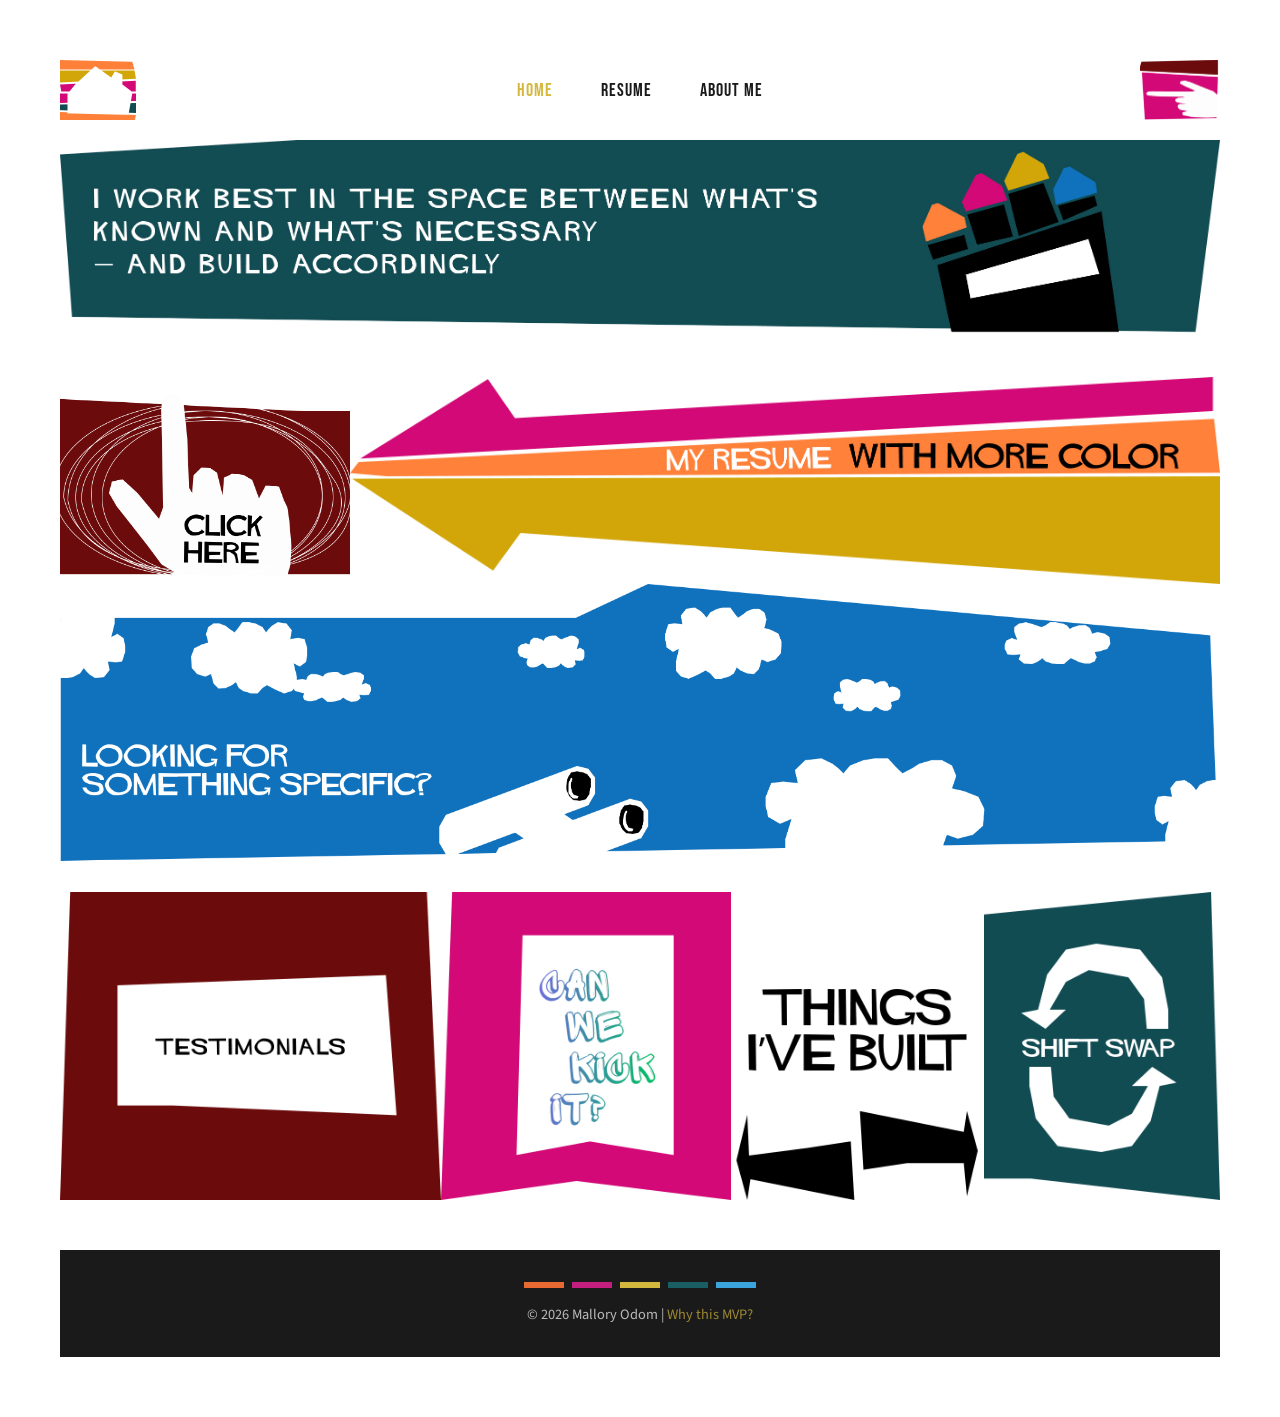
<file: index.html>
<!DOCTYPE html>
<html lang="en">
<head>
    <meta charset="UTF-8">
    <meta name="viewport" content="width=device-width, initial-scale=1.0">
    <title>Mallory Odom | Product Manager</title>
    <link href="https://fonts.googleapis.com/css2?family=Bebas+Neue&family=Source+Sans+Pro:wght@400;600;700&display=swap" rel="stylesheet">
    <link rel="stylesheet" href="styles.css">
</head>
<body>

    <!-- ROW 1: Home + Nav + Back -->
    <div class="row-1">
        <a href="index.html" class="img-block no-hover clickable">
            <img src="images/row1-home.png" class="default" alt="Home">
        </a>
        <nav>
            <ul class="nav-links">
                <li><a href="index.html" class="active">HOME</a></li>
                <li><a href="pages/resume.html">RESUME</a></li>
                <li><a href="pages/aboutme.html">ABOUT ME</a></li>
            </ul>
        </nav>
        <a href="javascript:history.back()" class="img-block no-hover clickable">
            <img src="images/row1-back.png" class="default" alt="Back">
        </a>
    </div>

    <!-- ROW 2: Single image with hover -->
    <div class="row-2">
        <a href="https://modom1123.github.io/portfolio/pages/resume.html" class="img-block">
            <img src="images/row2.jpg" class="default" alt="I specialize in connecting the dots">
            <img src="images/row2-hover.jpg" class="hover" alt="">
        </a>
    </div>

    <!-- ROW 3: Click Here (2 blocks with hover) -->
    <div class="row-3">
        <a href="pages/resume.html" class="img-block clickable">
            <img src="images/row3-clickhere.png" class="default" alt="Click Here">
            <img src="images/row3-clickhere-hover.png" class="hover" alt="Click Here">
        </a>
        <div class="img-block clickable">
            <img src="images/row3-arrow.jpg" class="default" alt="To view my attempt at some color">
            <img src="images/row3-arrow-hover.jpg" class="hover" alt="Arrow">
        </div>
    </div>

    <!-- ROW 4: Sky (with hover) -->
    <div class="row-4">
        <div class="img-block" style="height:100%">
            <img src="images/row4-sky.png" class="default" alt="Looking for something specific?">
            <img src="images/row4-sky-hover.png" class="hover" alt="Sky Hover">
        </div>
    </div>

    <!-- ROW 5: Category Cards -->
    <div class="row-5" id="categories">
        <a href="pages/testimonials.html" class="img-block no-hover clickable">
            <img src="images/row5-testimonials.png" class="default" alt="Testimonials">
        </a>
        <a href="pages/canwekickit.html" class="img-block no-hover clickable">
            <img src="images/row5-can-we-kick-it.png" class="default" alt="Can We Kick It">
        </a>
        <a href="pages/things-ive-built.html" class="img-block clickable">
            <img src="images/row5-built.png" class="default" alt="Things I've Built">
            <img src="images/row5-built-hover.png" class="hover" alt="Things I've Built">
        </a>
        <a href="pages/shift-swap.html" class="img-block no-hover clickable">
            <img src="images/row5-swap.png" class="default" alt="Shift Swap">
        </a>
    </div>

    <!-- ROW 6: Blank -->
    <div class="row-6"></div>

    <!-- FOOTER -->
    <footer>
        <div class="footer-stripes">
            <div class="stripe s1"></div>
            <div class="stripe s2"></div>
            <div class="stripe s3"></div>
            <div class="stripe s4"></div>
            <div class="stripe s5"></div>
        </div>
        <p>© 2026 Mallory Odom | <a href="pages/whythismvp.html">Why this MVP?</a></p>
    </footer>

    <script src="app.js"></script>
</body>
</html>
</file>
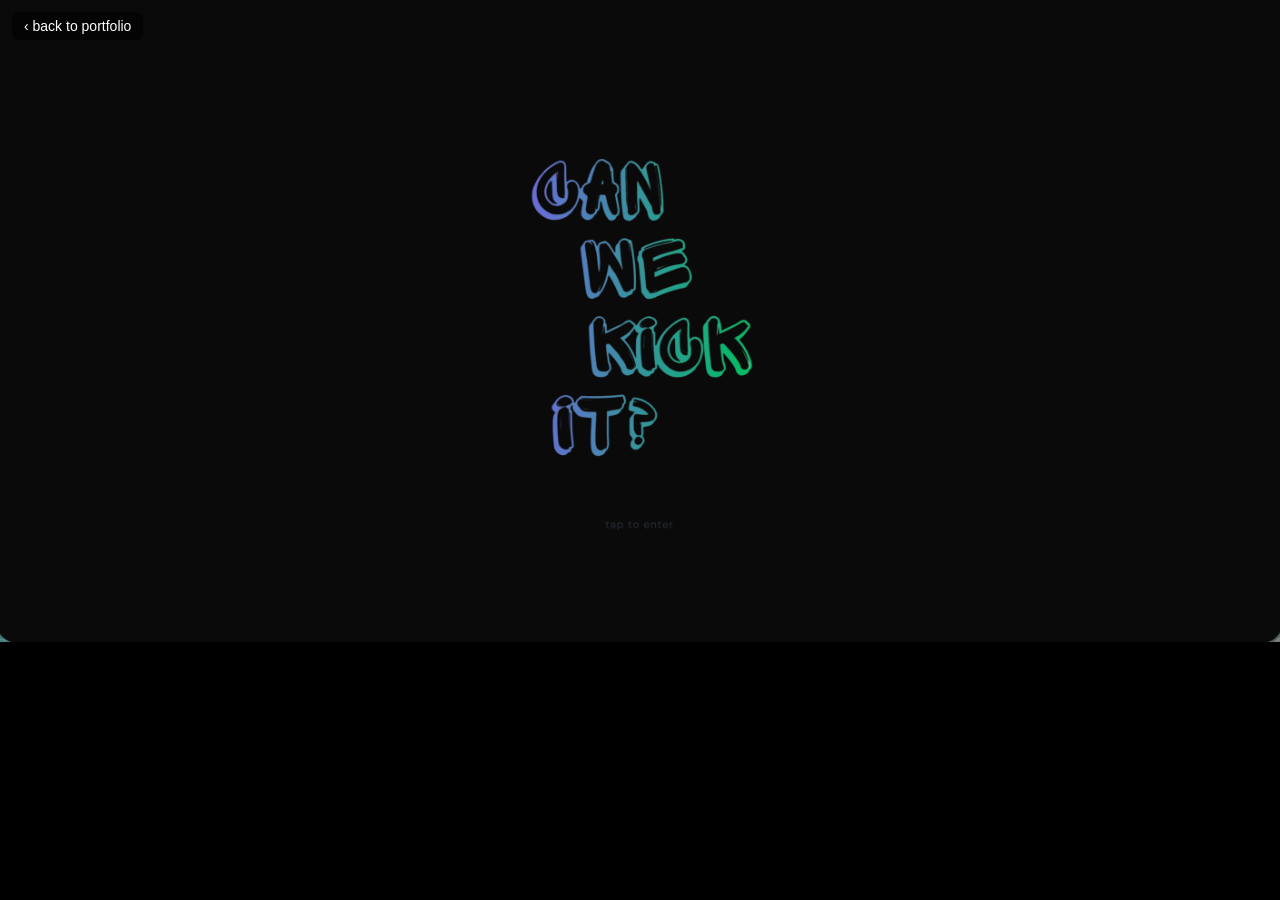
<file: images/canwekickit.html>
<!DOCTYPE html>
<html lang="en">
<head>
<meta charset="UTF-8">
<title>Can We Kick It — Interactive Prototype</title>
<style>
  * { margin: 0; padding: 0; box-sizing: border-box; }
  body { background: #000; font-family: sans-serif; }

  .cwki-screen { display: none; position: relative; width: 100%; }
  .cwki-screen.active { display: block; }
  .cwki-screen img { display: block; width: 100%; height: auto; }

  .cwki-hotspot {
    position: absolute;
    cursor: pointer;
    display: block;
  }
  .cwki-hotspot:hover {
    outline: 3px solid gold;
    outline-offset: -3px;
    background: rgba(255, 215, 0, 0.15);
  }

  .cwki-sidebar-hotspot {
    position: fixed;
    left: 0;
    cursor: pointer;
    z-index: 50;
    display: block;
  }
  .cwki-sidebar-hotspot:hover {
    outline: 3px solid gold;
    outline-offset: -3px;
    background: rgba(255, 215, 0, 0.15);
  }

  .cwki-back-link {
    position: fixed;
    top: 12px;
    left: 12px;
    font-size: 14px;
    color: #fff;
    background: rgba(0, 0, 0, 0.55);
    padding: 6px 12px;
    border-radius: 6px;
    z-index: 100;
    text-decoration: none;
  }
</style>
</head>
<body>

<a href="../index.html" class="cwki-back-link">‹ back to portfolio</a>

<!-- SPLASH -->
<div class="cwki-screen active" id="screen-splash">
  <img src="../images/can we kick it- enter.png" alt="Can We Kick It splash screen">
  <a class="cwki-hotspot" style="left:0; top:0; width:100%; height:100%;"
     onclick="return cwkiShow('screen-login')" title="Tap to enter"></a>
</div>

<!-- LOGIN -->
<div class="cwki-screen" id="screen-login">
  <img src="../images/can we kick it- login.png" alt="Login screen">
  <a class="cwki-hotspot" style="left:39.4%; top:64.9%; width:21.2%; height:5%;"
     onclick="return cwkiShow('screen-homepage')" title="Sign in"></a>
</div>

<!-- HOMEPAGE (top + bottom stacked, one scroll) -->
<div class="cwki-screen" id="screen-homepage">
  <img src="../images/can we kick it- homepage top.png" alt="Homepage top">
  <img src="../images/can we kick it- homepage bottom.png" alt="Homepage bottom">
</div>

<!-- YOUR CREWS -->
<div class="cwki-screen" id="screen-crews">
  <img src="../images/can we kick it- your crews.png" alt="Your crews screen">
  <a class="cwki-hotspot" style="left:42%; top:15%; width:16%; height:15%;"
     onclick="return cwkiShow('screen-homepage')" title="Back to homepage"></a>
</div>

<!-- FAQ -->
<div class="cwki-screen" id="screen-faq">
  <img src="../images/can we kick it- FAQ.png" alt="FAQ screen">
  <a class="cwki-hotspot" style="left:30%; top:1%; width:8%; height:5%;"
     onclick="return cwkiShow('screen-homepage')" title="Back"></a>
</div>

<!-- SETTINGS -->
<div class="cwki-screen" id="screen-settings">
  <img src="../images/can we kick it- settings.png" alt="Settings screen">
  <a class="cwki-hotspot" style="left:33%; top:1%; width:8%; height:5%;"
     onclick="return cwkiShow('screen-homepage')" title="Back"></a>
</div>

<!-- CREW MAP -->
<div class="cwki-screen" id="screen-map">
  <img src="../images/can we kick it- crew map.png" alt="Crew map screen">
  <a class="cwki-hotspot" style="left:22%; top:1%; width:8%; height:5%;"
     onclick="return cwkiShow('screen-homepage')" title="Back"></a>
</div>

<!-- NOTIFICATIONS -->
<div class="cwki-screen" id="screen-notifications">
  <img src="../images/can we kick it- notifications.png" alt="Notifications screen">
  <a class="cwki-hotspot" style="left:33%; top:1%; width:8%; height:5%;"
     onclick="return cwkiShow('screen-homepage')" title="Back"></a>
</div>

<!-- FIXED SIDEBAR (only active on homepage) -->
<div id="cwki-sidebar" style="display:none;">
  <a class="cwki-sidebar-hotspot" style="top:9%; width:4vw; height:3.5vh;"
     onclick="return cwkiShow('screen-notifications')" title="Notifications"></a>
  <a class="cwki-sidebar-hotspot" style="top:14%; width:4vw; height:3.5vh;"
     onclick="return cwkiShow('screen-map')" title="Crew Map"></a>
  <a class="cwki-sidebar-hotspot" style="top:19%; width:4vw; height:3.5vh;"
     onclick="return cwkiShow('screen-crews')" title="Your Crews"></a>
  <a class="cwki-sidebar-hotspot" style="top:87%; width:4vw; height:3.5vh;"
     onclick="return cwkiShow('screen-settings')" title="Settings"></a>
  <a class="cwki-sidebar-hotspot" style="top:92%; width:4vw; height:3.5vh;"
     onclick="return cwkiShow('screen-faq')" title="FAQ"></a>
</div>

<script>
function cwkiShow(id) {
  document.querySelectorAll('.cwki-screen').forEach(function (s) {
    s.classList.remove('active');
  });
  document.getElementById(id).classList.add('active');
  document.getElementById('cwki-sidebar').style.display =
    (id === 'screen-homepage') ? 'block' : 'none';
  window.scrollTo(0, 0);
  return false;
}
</script>

</body>
</html>
</file>
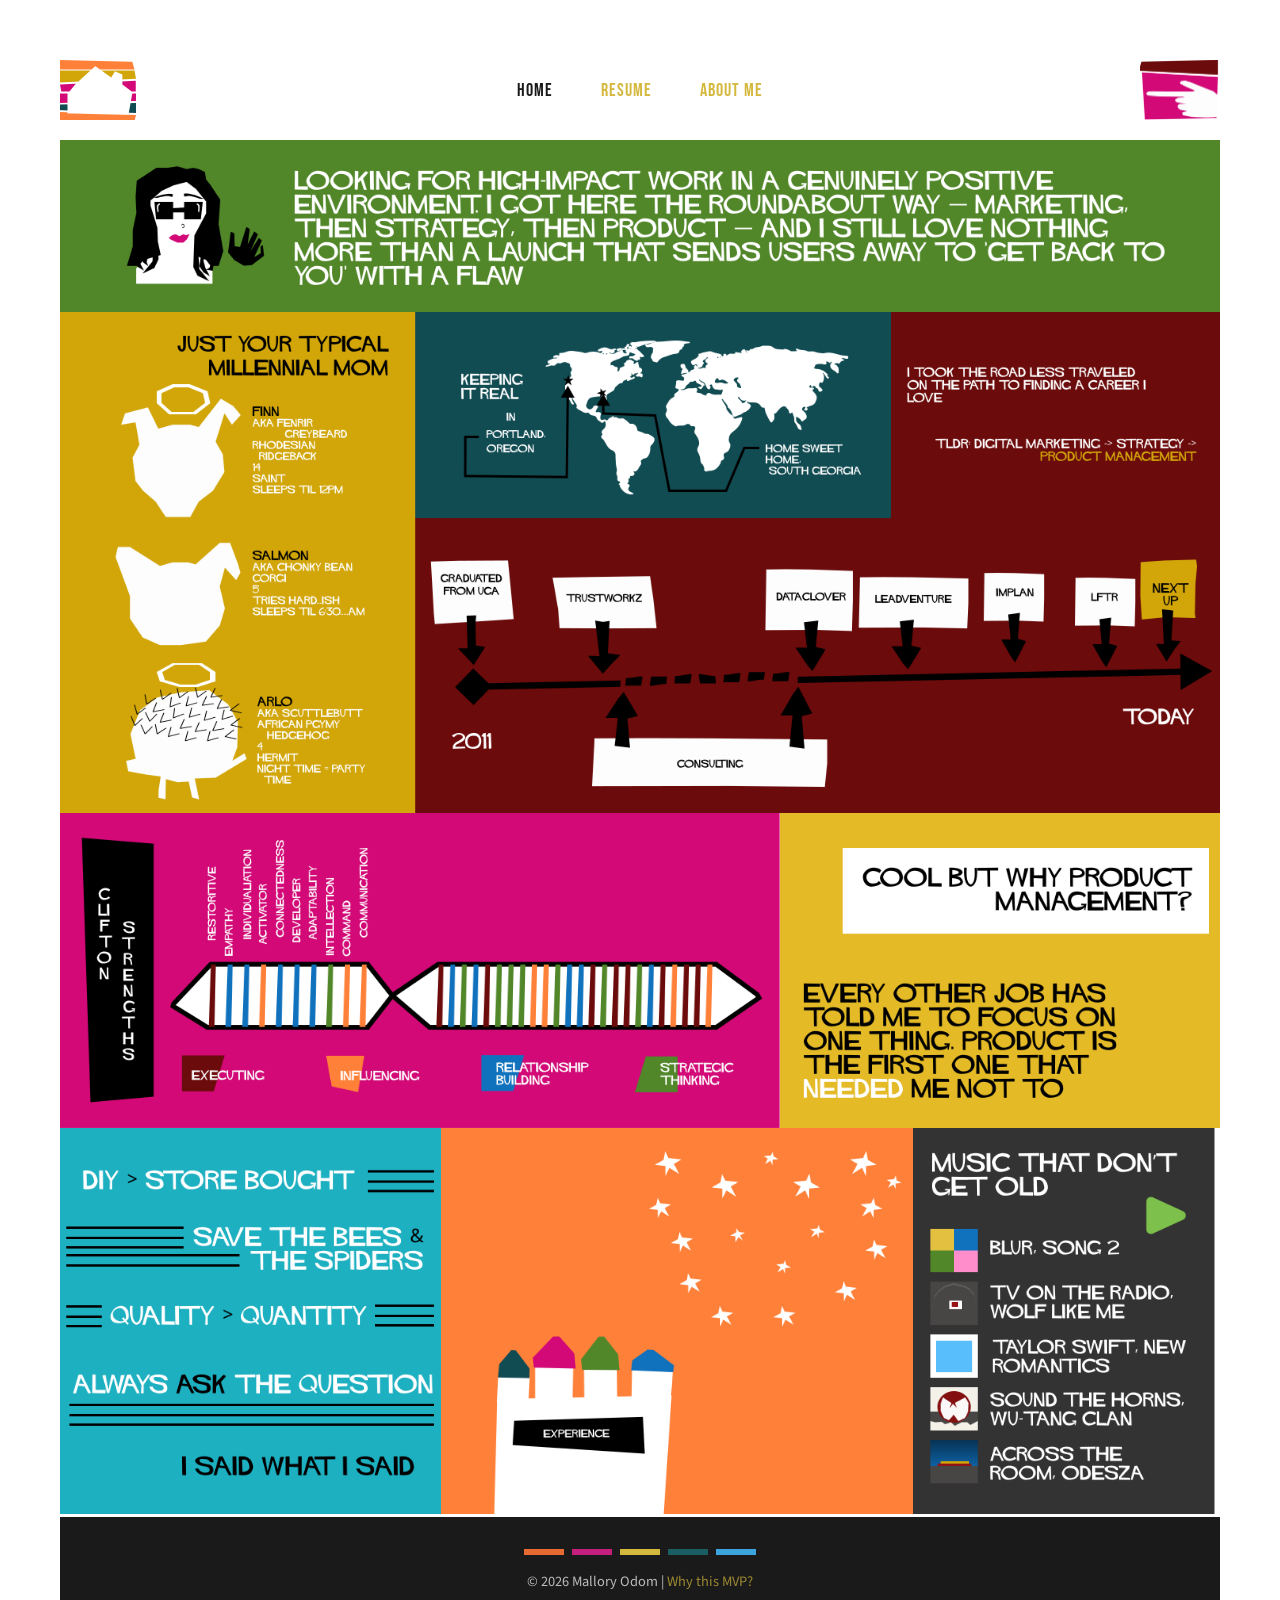
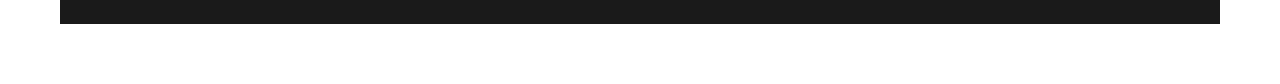
<file: pages/aboutme.html>
<!DOCTYPE html>
<html lang="en">
<head>
    <meta charset="UTF-8">
    <meta name="viewport" content="width=device-width, initial-scale=1.0">
    <title>About Me | Mallory Odom</title>
    <!-- Fonts -->
    <link href="https://fonts.googleapis.com/css2?family=Bebas+Neue&family=Source+Sans+Pro:wght@400;600;700&display=swap" rel="stylesheet">
    <!-- Styles -->
    <link rel="stylesheet" href="../styles.css">
</head>
<body>
<!-- ROW 1: Home + Nav + Back -->
    <div class="row-1">
        <a href="../index.html" class="img-block no-hover clickable">
            <img src="../images/row1-home.png" class="default" alt="Home">
        </a>
        <nav>
            <ul class="nav-links">
                <li><a href="../index.html">HOME</a></li>
                <li><a href="resume.html" class="active">RESUME</a></li>
                <li><a href="aboutme.html">ABOUT ME</a></li>
            </ul>
        </nav>
        <a href="javascript:history.back()" class="img-block clickable">
            <img src="../images/row1-back.png" class="default" alt="Back">
            <img src="../images/row1-back-hover.png" class="hover" alt="Back">
        </a>
    </div>

  <!-- ABOUT BANNER 1: Intro -->
<div class="about-banner">
    <img src="../images/row_1-AM.png" alt="Looking for high-impact work in a genuinely positive environment">
</div>

<!-- ABOUT BANNER 2: Millennial mom, map, career path -->
<div class="about-banner">
    <img src="../images/row_2-AM.png" alt="Just your typical millennial mom, keeping it real in Portland Oregon, career timeline">
</div>

<!-- ABOUT ROW: Strengths + Why PM (2 columns) -->
<div class="about-strengths-row">
    <img src="../images/row_3-1-AM.png" alt="Clifton Strengths">
    <img src="../images/row_3-2-AM.png" alt="Cool but why product management">
</div>

<!-- ABOUT ROW: DIY / Experience / Music (3 columns) -->
<div class="about-cards">
    <img src="../images/row_4-1-AM.png" alt="DIY greater than store bought">
<a href="resume.html" class="img-block clickable">
    <img src="../images/row_4-2-AM.png" class="default" alt="Experience">
    <img src="../images/row_4-2-hover-AM.png" class="hover" alt="Experience">
</a>
    <img src="../images/row_4-_3-AM.png" alt="Music that don't get old">
</div>
<!-- FOOTER -->
<footer>
    <div class="footer-stripes">
        <div class="stripe s1"></div>
        <div class="stripe s2"></div>
        <div class="stripe s3"></div>
        <div class="stripe s4"></div>
        <div class="stripe s5"></div>
    </div>
    <p>© 2026 Mallory Odom | <a href="pages/whythismvp.html">Why this MVP?</a></p>
</footer>

    <!-- Scripts -->
    <script src="../app.js"></script>
</body>
</html>
</file>
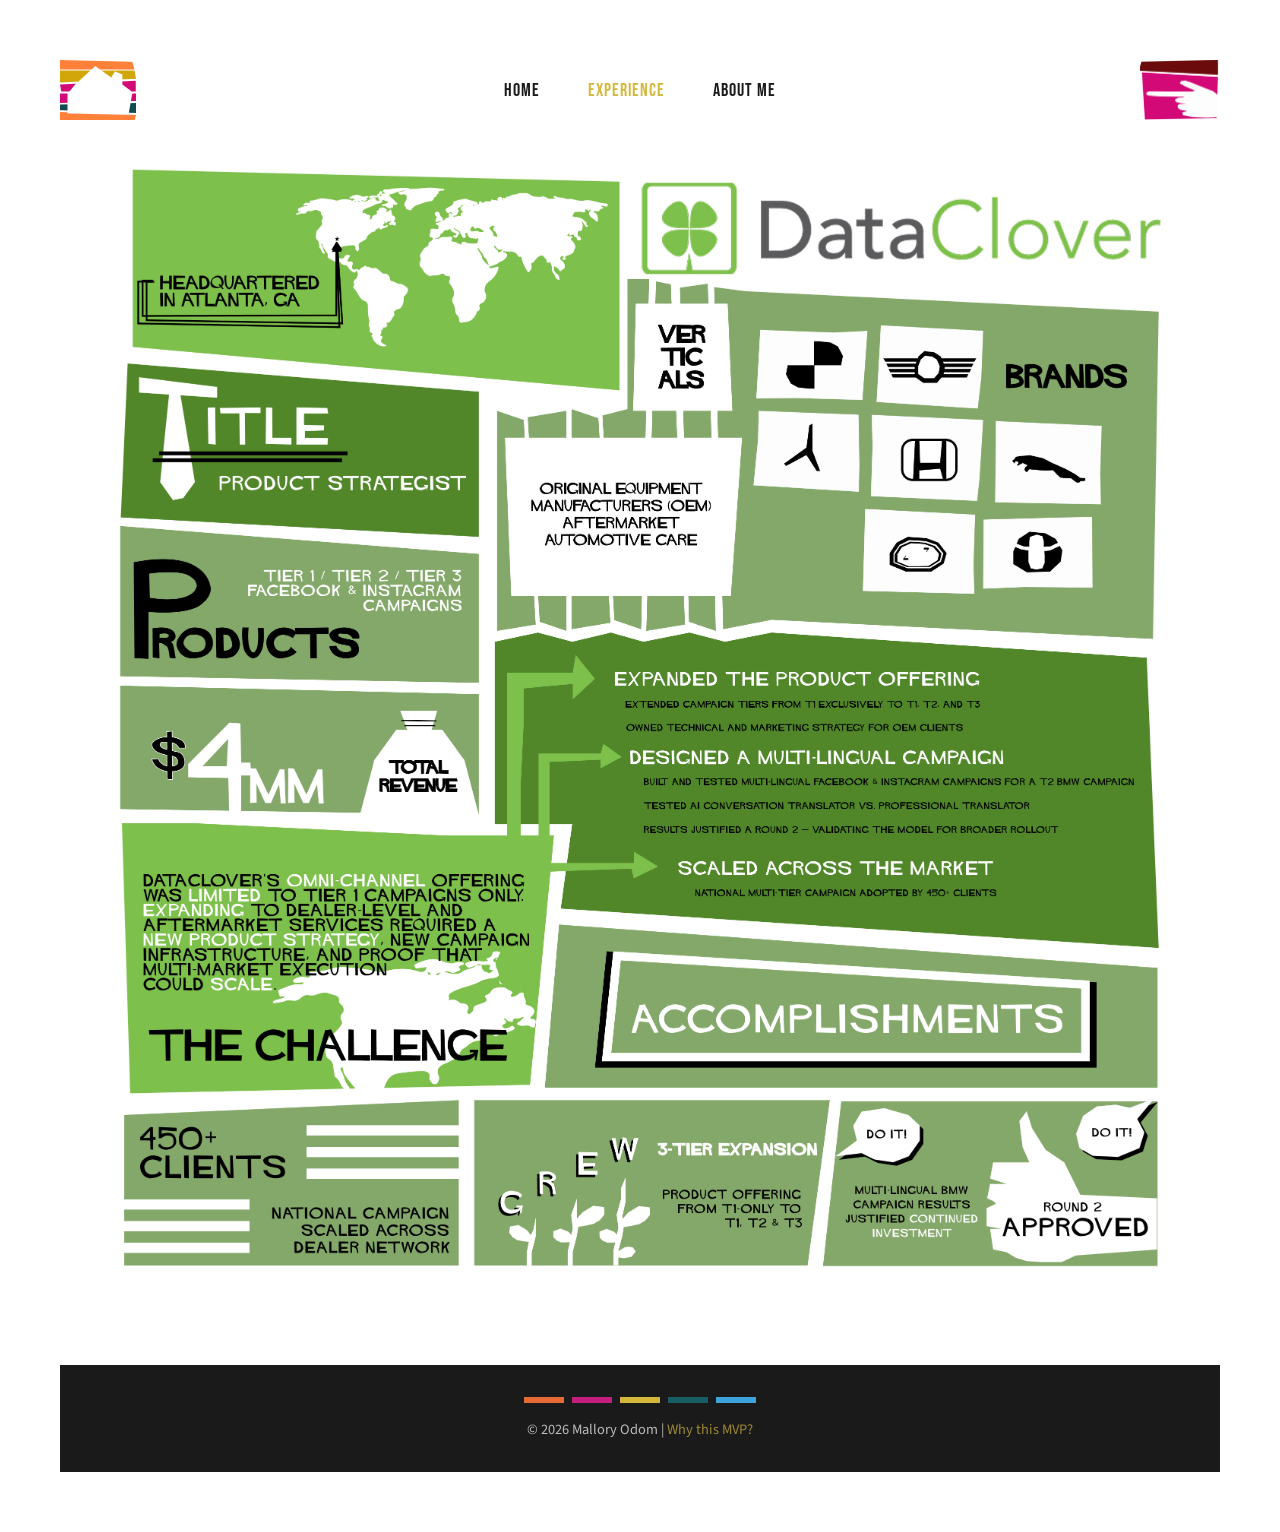
<file: pages/dc.html>
<!DOCTYPE html>
<html lang="en">
<head>
    <meta charset="UTF-8">
    <meta name="viewport" content="width=device-width, initial-scale=1.0">
    <title>DataClover Case Study | Mallory Odom</title>
    <link href="https://fonts.googleapis.com/css2?family=Bebas+Neue&family=Source+Sans+Pro:wght@400;600;700&display=swap" rel="stylesheet">
    <link rel="stylesheet" href="../styles.css">
</head>
<body>

    <!-- ROW 1: Home + Nav + Back -->
    <div class="row-1">
        <a href="../index.html" class="img-block no-hover clickable">
            <img src="../images/row1-home.png" class="default" alt="Home">
        </a>
        <nav>
            <ul class="nav-links">
                <li><a href="../index.html">HOME</a></li>
                <li class="dropdown">
                    <a href="#" class="active">EXPERIENCE</a>
                    <ul class="dropdown-menu">
                        <li><a href="resume.html">RESUME</a></li>
                        <li><a href="testimonials.html">TESTIMONIALS</a></li>
                    </ul>
                </li>
                <li><a href="aboutme.html">ABOUT ME</a></li>
            </ul>
        </nav>
        <a href="javascript:history.back()" class="img-block no-hover clickable">
            <img src="../images/row1-back.png" class="default" alt="Back">
        </a>
    </div>

    <!-- CASE STUDY SECTIONS -->
    <div class="case-study-page">

        <div class="case-study-section">
            <img src="../images/dataclover.jpg" alt="DataClover Case Study">
        </div>

    </div>

    <!-- FOOTER -->
    <footer>
        <div class="footer-stripes">
            <div class="stripe s1"></div>
            <div class="stripe s2"></div>
            <div class="stripe s3"></div>
            <div class="stripe s4"></div>
            <div class="stripe s5"></div>
        </div>
        <p>© 2026 Mallory Odom | <a href="pages/whythismvp.html">Why this MVP?</a></p>
    </footer>

    <script src="../app.js"></script>
</body>
</html>
</file>
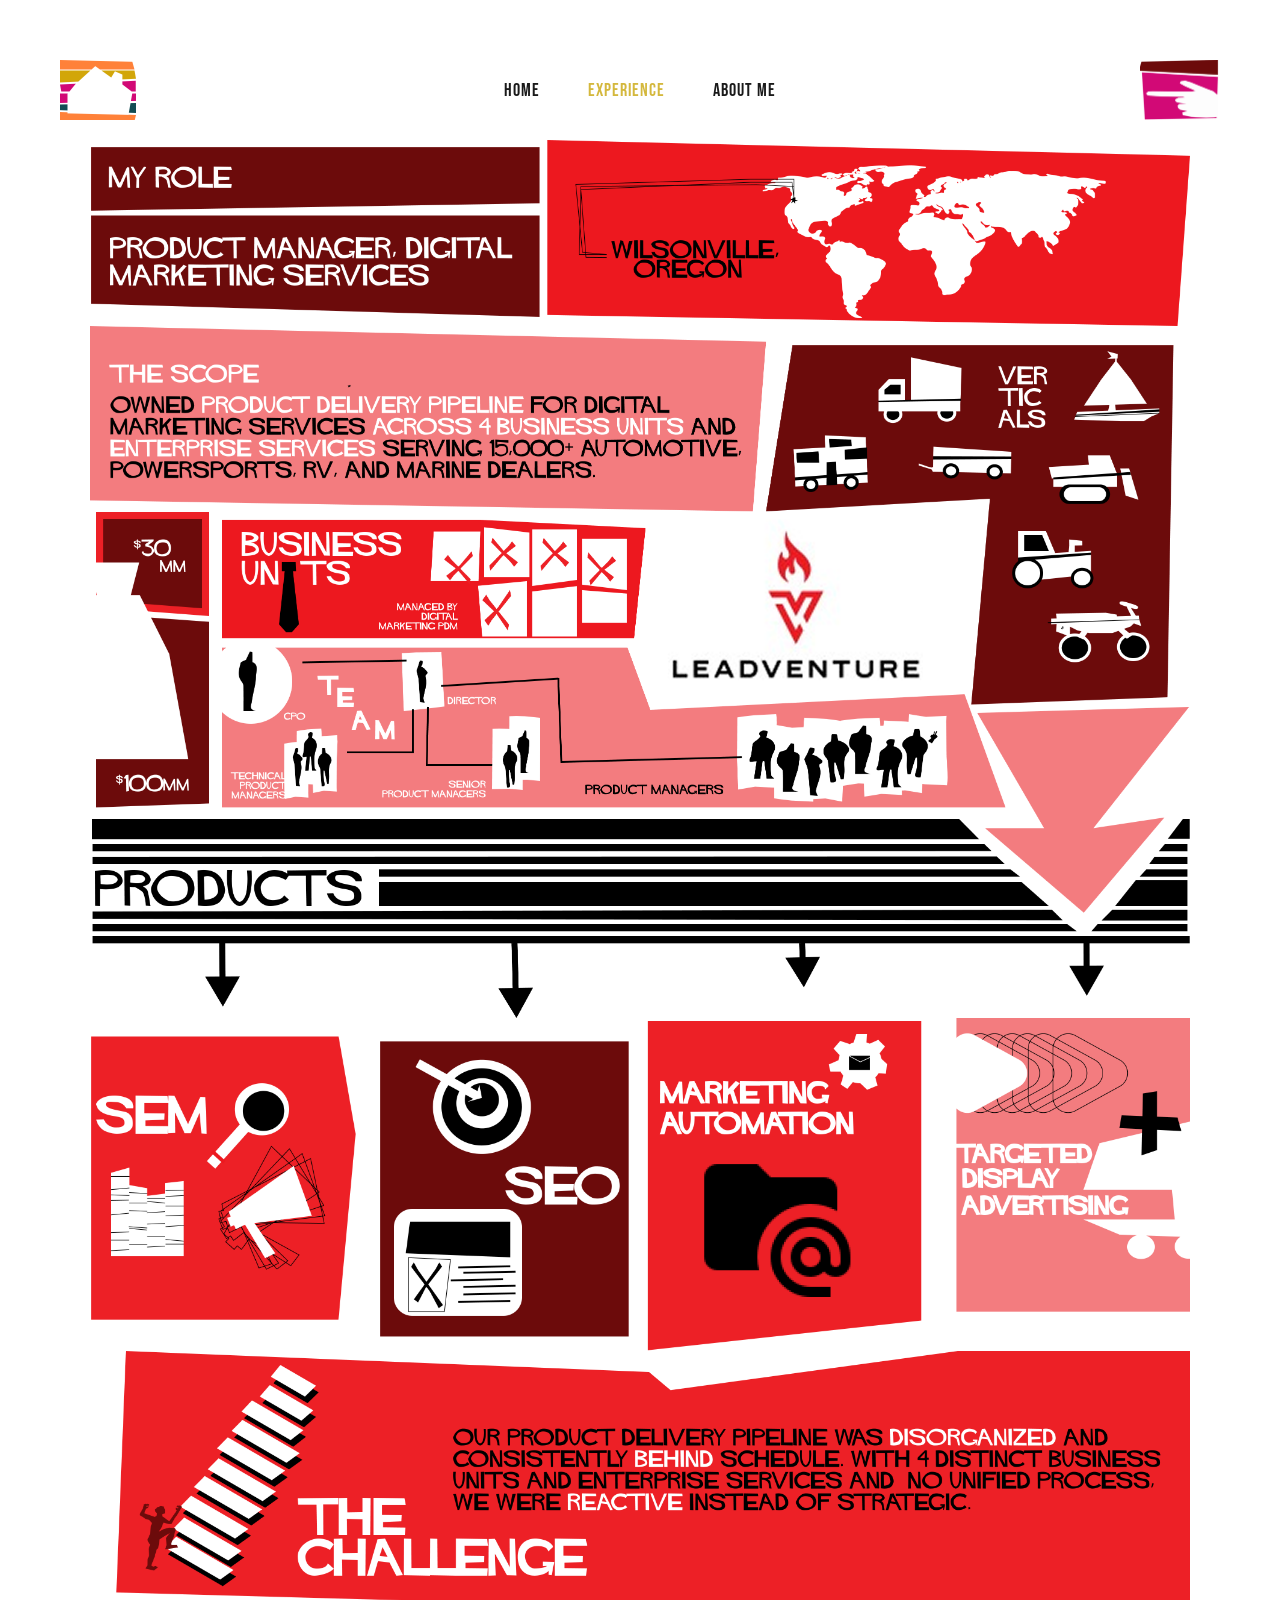
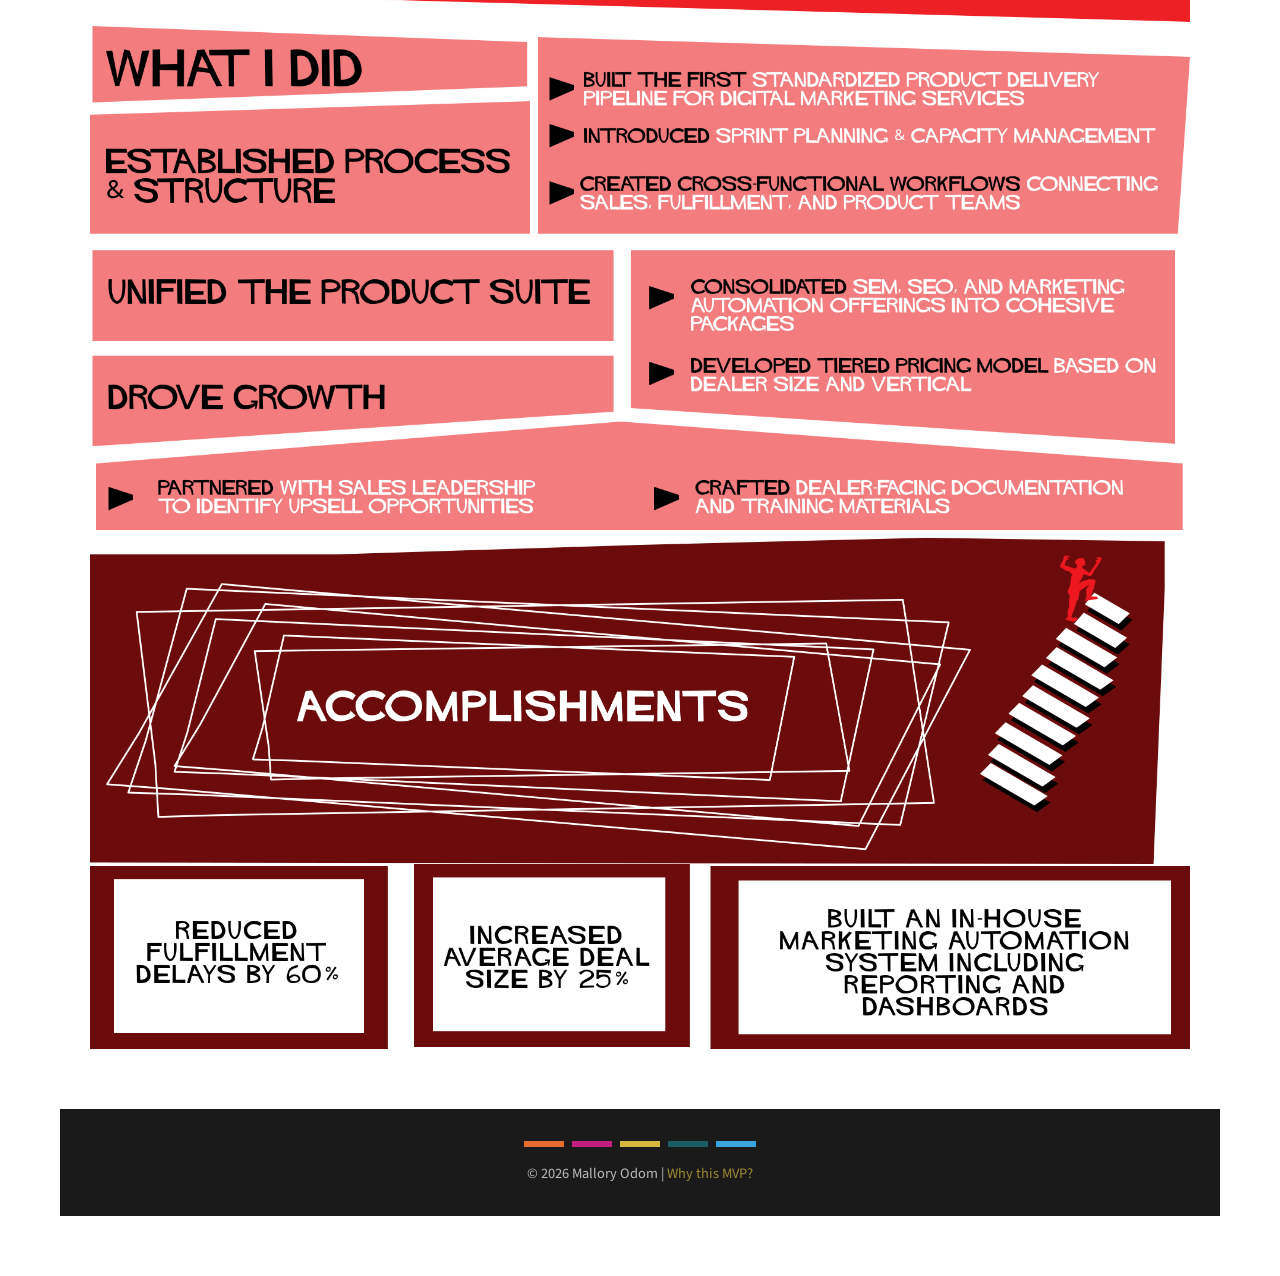
<file: pages/lv.html>
<!DOCTYPE html>
<html lang="en">
<head>
    <meta charset="UTF-8">
    <meta name="viewport" content="width=device-width, initial-scale=1.0">
    <title>Leadventure Case Study | Mallory Odom</title>
    <link href="https://fonts.googleapis.com/css2?family=Bebas+Neue&family=Source+Sans+Pro:wght@400;600;700&display=swap" rel="stylesheet">
    <link rel="stylesheet" href="../styles.css">
</head>
<body>

    <!-- ROW 1: Home + Nav + Back -->
    <div class="row-1">
        <a href="../index.html" class="img-block no-hover clickable">
            <img src="../images/row1-home.png" class="default" alt="Home">
        </a>
        <nav>
            <ul class="nav-links">
                <li><a href="../index.html">HOME</a></li>
                <li class="dropdown">
                    <a href="#" class="active">EXPERIENCE</a>
                    <ul class="dropdown-menu">
                        <li><a href="resume.html">RESUME</a></li>
                        <li><a href="testimonials.html">TESTIMONIALS</a></li>
                    </ul>
                </li>
                <li><a href="aboutme.html">ABOUT ME</a></li>
            </ul>
        </nav>
        <a href="javascript:history.back()" class="img-block no-hover clickable">
            <img src="../images/row1-back.png" class="default" alt="Back">
        </a>
    </div>

    <!-- CASE STUDY SECTIONS -->
    <div class="case-study-page">

        <div class="case-study-section">
            <img src="../images/leadventure-role.png" alt="My Role: Product Manager, Digital Marketing Services — Wilsonville, Oregon">
        </div>

        <div class="case-study-section">
            <img src="../images/leadventure-scope.png" alt="The Scope">
        </div>

        <div class="case-study-section">
            <img src="../images/leadventure-products.png" alt="SEM, SEO, Marketing Automation, Targeted Display Advertising">
        </div>

        <div class="case-study-section">
            <img src="../images/leadventure-challenge.png" alt="The Challenge">
        </div>

        <div class="case-study-section">
            <img src="../images/leadventure-whatidid.png" alt="What I Did">
        </div>

        <div class="case-study-section">
            <img src="../images/leadventure-accomplishments-header.png" alt="Accomplishments">
        </div>

        <div class="case-study-section">
            <img src="../images/leadventure-accomplishments.png" alt="Accomplishment metrics">
        </div>

    </div>

    <!-- FOOTER -->
    <footer>
        <div class="footer-stripes">
            <div class="stripe s1"></div>
            <div class="stripe s2"></div>
            <div class="stripe s3"></div>
            <div class="stripe s4"></div>
            <div class="stripe s5"></div>
        </div>
        <p>© 2026 Mallory Odom | <a href="pages/whythismvp.html">Why this MVP?</a></p>
    </footer>

    <script src="../app.js"></script>
</body>
</html>
</file>
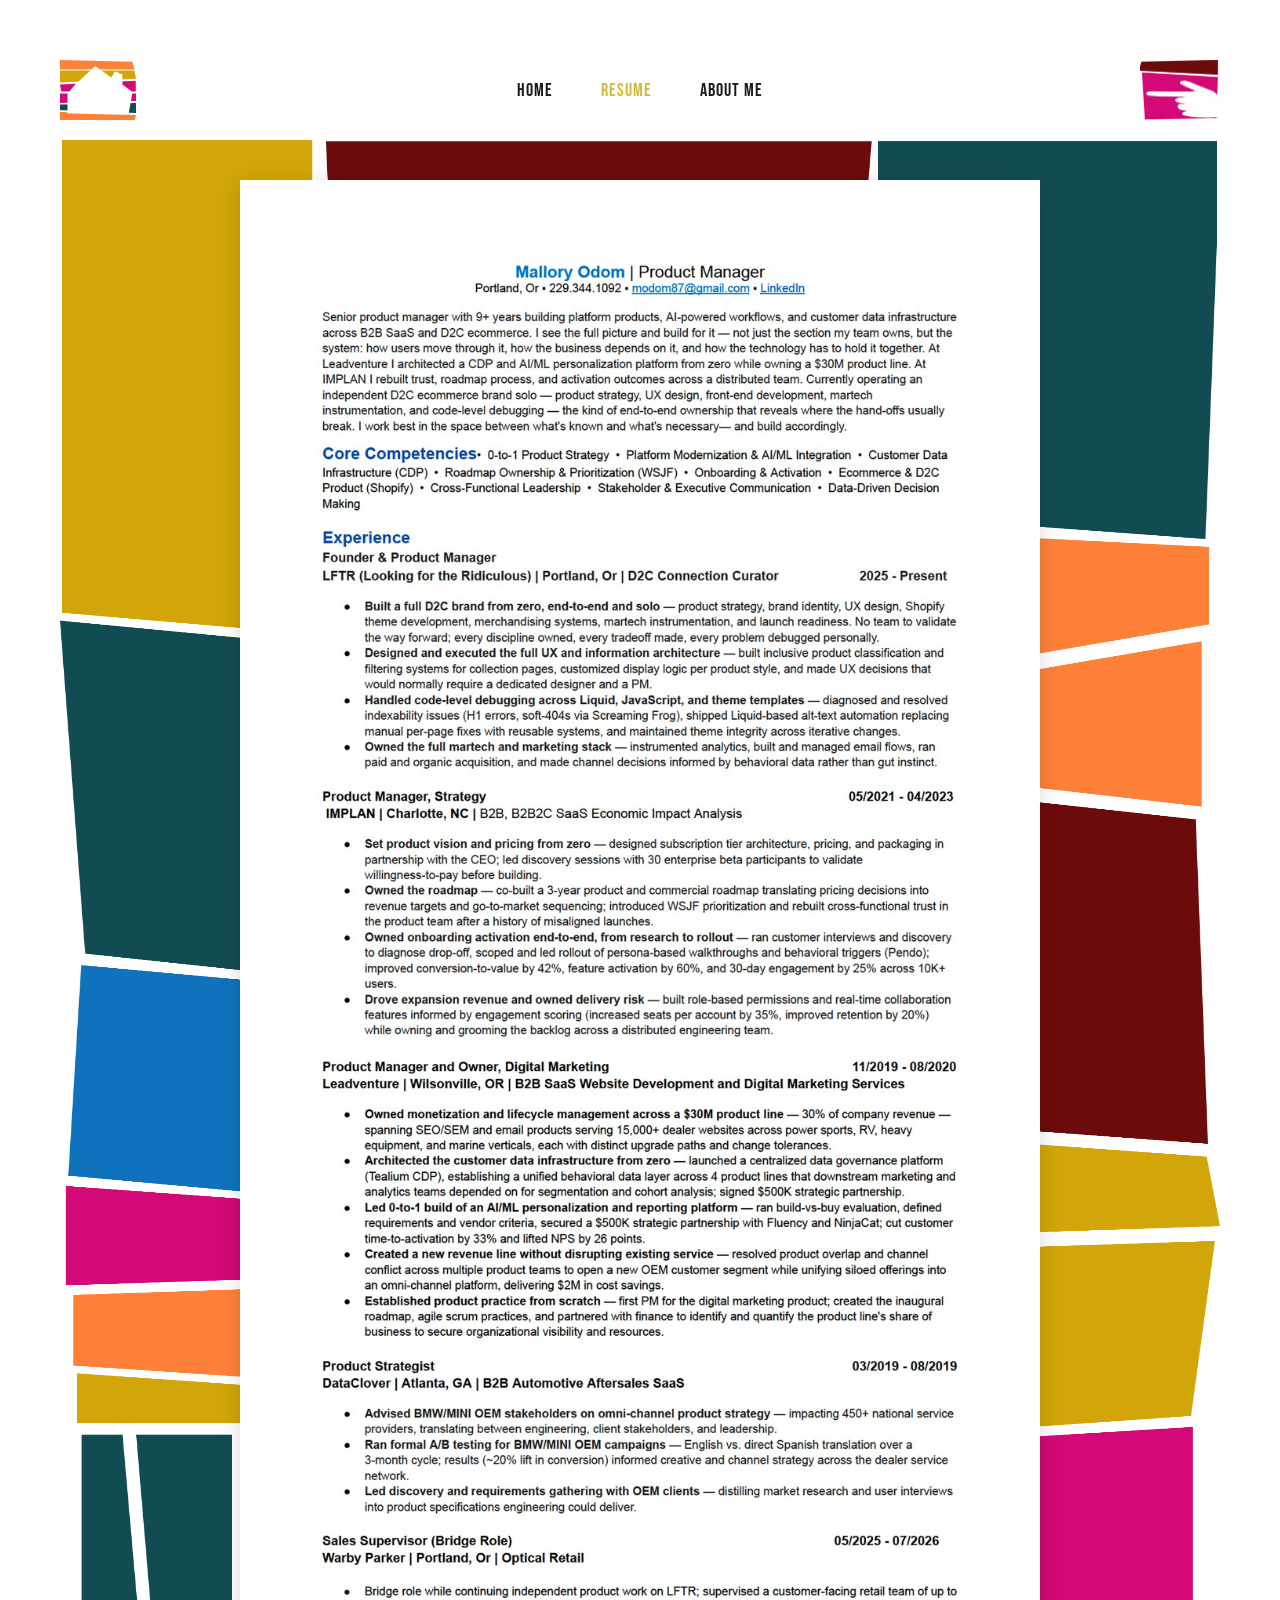
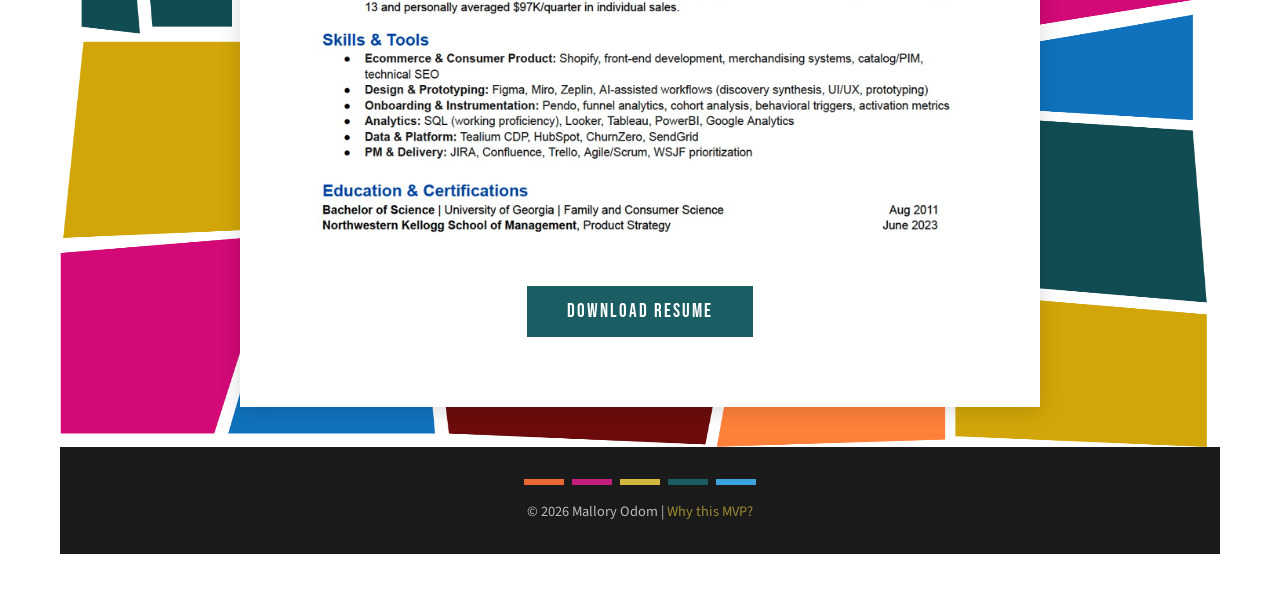
<file: pages/resume.html>
<!DOCTYPE html>
<html lang="en">
<head>
    <meta charset="UTF-8">
    <meta name="viewport" content="width=device-width, initial-scale=1.0">
    <title>Resume | Mallory Odom</title>
    <link href="https://fonts.googleapis.com/css2?family=Bebas+Neue&family=Source+Sans+Pro:wght@400;600;700&display=swap" rel="stylesheet">
    <link rel="stylesheet" href="../styles.css">
</head>
<body>
    <!-- ROW 1: Home + Nav + Back -->
    <div class="row-1">
        <a href="../index.html" class="img-block no-hover clickable">
            <img src="../images/row1-home.png" class="default" alt="Home">
        </a>
        <nav>
            <ul class="nav-links">
                <li><a href="../index.html">HOME</a></li>
                <li><a href="resume.html" class="active">RESUME</a></li>
                <li><a href="aboutme.html">ABOUT ME</a></li>
            </ul>
        </nav>
        <a href="javascript:history.back()" class="img-block no-hover clickable">
            <img src="../images/row1-back.png" class="default" alt="Back">
        </a>
    </div>

    <!-- RESUME PAGE -->
    <div class="resume-page">
        <div class="resume-content">

            <!-- Row 1: Header / Objective / Core Competencies (static) -->
            <div class="resume-section">
                <img src="../images/resume row 1.jpg" alt="Mallory Odom, Product Manager, contact info, objective statement, and core competencies">
            </div>

            <!-- Row 2: LFTR (hover) -->
            <a href="lftr.html" class="resume-section resume-link img-block">
                <img src="../images/resume row 2.jpg" class="default" alt="LFTR, Founder and Product Manager">
                <img src="../images/resume row 2-hover.jpg" class="hover" alt="LFTR hover">
            </a>

            <!-- Row 3: IMPLAN (hover) -->
            <a href="impln.html" class="resume-section resume-link img-block">
                <img src="../images/resume row 3.jpg" class="default" alt="IMPLAN, Product Manager Strategy">
                <img src="../images/resume row 3-hover.jpg" class="hover" alt="IMPLAN hover">
            </a>

            <!-- Row 4: Leadventure (hover) -->
            <a href="lv.html" class="resume-section resume-link img-block">
                <img src="../images/resume row 4.jpg" class="default" alt="Leadventure, Product Manager and Owner Digital Marketing">
                <img src="../images/resume row 4-hover.jpg" class="hover" alt="Leadventure hover">
            </a>

            <!-- Row 5: DataClover (hover) -->
            <a href="dc.html" class="resume-section resume-link img-block">
                <img src="../images/resume row 5.jpg" class="default" alt="DataClover, Product Strategist">
                <img src="../images/resume row 5-hover.jpg" class="hover" alt="DataClover hover">
            </a>

            <!-- Row 6: Warby Parker / Skills / Education (static) -->
            <div class="resume-section">
                <img src="../images/resume row 6.jpg" alt="Warby Parker Sales Supervisor, Skills and Tools, Education and Certifications">
            </div>

                    <!-- Download Button -->
            <div class="resume-download">
                <a href="https://docs.google.com/document/d/1PMbV8U506Ifgsdb4zrYn49g3pq3yz5kSBPrJBho_TEs/export?format=pdf" target="_blank">DOWNLOAD RESUME</a>
            </div>

        </div>
    </div>

    <!-- FOOTER -->
    <footer>
        <div class="footer-stripes">
            <div class="stripe s1"></div>
            <div class="stripe s2"></div>
            <div class="stripe s3"></div>
            <div class="stripe s4"></div>
            <div class="stripe s5"></div>
        </div>
        <p>© 2026 Mallory Odom | <a href="whythismvp.html">Why this MVP?</a></p>
    </footer>

    <script src="../app.js"></script>
</body>
</html>
</file>
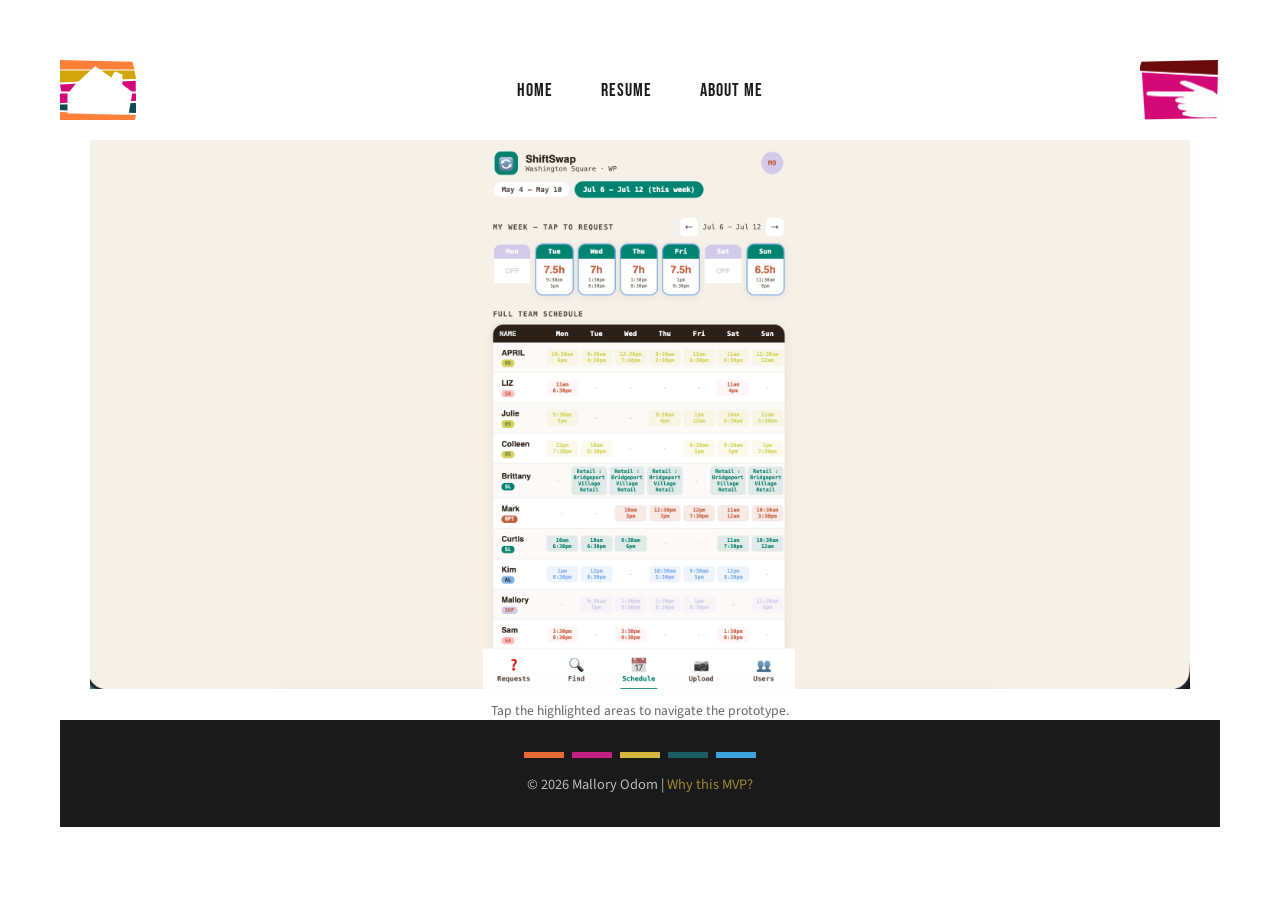
<file: pages/shift-swap.html>
<!DOCTYPE html>
<html lang="en">
<head>
    <meta charset="UTF-8">
    <meta name="viewport" content="width=device-width, initial-scale=1.0">
    <title>Shift Swap Demo | Mallory Odom</title>
    <link href="https://fonts.googleapis.com/css2?family=Bebas+Neue&family=Source+Sans+Pro:wght@400;600;700&display=swap" rel="stylesheet">
    <link rel="stylesheet" href="../styles.css">
    <style>
        .demo-wrap {
            max-width: 1100px;
            margin: 0 auto;
            position: relative;
        }

        .demo-stage {
            position: relative;
            width: 100%;
            line-height: 0;
        }

        .demo-screen {
            position: absolute;
            top: 0;
            left: 0;
            width: 100%;
            display: none;
            line-height: 0;
        }

        .demo-screen.active {
            display: block;
            position: relative;
        }

        .demo-screen img {
            width: 100%;
            height: auto;
            display: block;
        }

        .hotspot {
            position: absolute;
            cursor: pointer;
            border-radius: 8px;
            transition: background 0.2s ease, outline 0.2s ease;
            z-index: 5;
        }

        .hotspot:hover {
            background: rgba(212, 184, 61, 0.25);
            outline: 2px solid #D4B83D;
        }

        .nav-hotspots {
            position: absolute;
            top: 0;
            left: 0;
            width: 100%;
            height: 100%;
            pointer-events: none;
            z-index: 10;
        }

        .nav-hotspots .hotspot {
            pointer-events: auto;
        }

        .demo-note {
            text-align: center;
            font-family: 'Source Sans Pro', sans-serif;
            color: #666;
            font-size: 0.85rem;
            margin-top: 12px;
        }
    </style>
</head>
<body>
    <!-- ROW 1: Home + Nav + Back -->
    <div class="row-1">
        <a href="../index.html" class="img-block no-hover clickable">
            <img src="../images/row1-home.png" class="default" alt="Home">
        </a>
        <nav>
            <ul class="nav-links">
                <li><a href="../index.html">HOME</a></li>
                <li><a href="resume.html">RESUME</a></li>
                <li><a href="aboutme.html">ABOUT ME</a></li>
            </ul>
        </nav>
        <a href="javascript:history.back()" class="img-block no-hover clickable">
            <img src="../images/row1-back.png" class="default" alt="Back">
        </a>
    </div>

    <!-- DEMO -->
    <div class="demo-wrap">
        <div class="demo-stage">

            <!-- Screen: Schedule (default/home) -->
            <div class="demo-screen active" data-screen="schedule">
                <img src="../images/shift swap-schedule.png" alt="ShiftSwap schedule view">
            </div>

            <!-- Screen: Find Coverage home -->
            <div class="demo-screen" data-screen="find-home">
                <img src="../images/shift swap-find home.png" alt="ShiftSwap find coverage home">
                <div class="hotspot" data-goto="find-as-manager" style="left: 37%; top: 24.5%; width: 14%; height: 17%;"></div>
                <div class="hotspot" data-goto="find-as-me" style="left: 51%; top: 24.5%; width: 14%; height: 17%;"></div>
            </div>

            <!-- Screen: Find Coverage - As a Manager -->
            <div class="demo-screen" data-screen="find-as-manager">
                <img src="../images/shift swap-find as a manager.png" alt="ShiftSwap find coverage as a manager">
                <div class="hotspot" data-goto="find-as-me" style="left: 51%; top: 24.5%; width: 14%; height: 17%;"></div>
            </div>

            <!-- Screen: Find Coverage - As Me -->
            <div class="demo-screen" data-screen="find-as-me">
                <img src="../images/shift swap-find as me.png" alt="ShiftSwap find coverage as me">
                <div class="hotspot" data-goto="find-as-manager" style="left: 37%; top: 24.5%; width: 14%; height: 17%;"></div>
            </div>

            <!-- Screen: Requests -->
            <div class="demo-screen" data-screen="requests">
                <img src="../images/shift swap-request.png" alt="ShiftSwap requests view">
            </div>

            <!-- Screen: Upload / Edit Schedule -->
            <div class="demo-screen" data-screen="upload">
                <img src="../images/shift swap- upload.png" alt="ShiftSwap upload and edit schedule view">
            </div>

            <!-- Screen: Users -->
            <div class="demo-screen" data-screen="users">
                <img src="../images/shift swap-users.png" alt="ShiftSwap users view">
            </div>

            <!-- Persistent bottom nav hotspots -->
            <div class="nav-hotspots">
                <div class="hotspot" data-goto="requests" style="left: 36%; top: 94%; width: 5.5%; height: 5.5%;"></div>
                <div class="hotspot" data-goto="find-home" style="left: 41.8%; top: 94%; width: 5.5%; height: 5.5%;"></div>
                <div class="hotspot" data-goto="schedule" style="left: 47.6%; top: 94%; width: 5.5%; height: 5.5%;"></div>
                <div class="hotspot" data-goto="upload" style="left: 53.4%; top: 94%; width: 5.5%; height: 5.5%;"></div>
                <div class="hotspot" data-goto="users" style="left: 59.2%; top: 94%; width: 5.5%; height: 5.5%;"></div>
            </div>

        </div>

        <p class="demo-note">Tap the highlighted areas to navigate the prototype.</p>

    </div>

    <!-- Footer -->
    <footer>
        <div class="footer-stripes">
            <div class="stripe s1"></div>
            <div class="stripe s2"></div>
            <div class="stripe s3"></div>
            <div class="stripe s4"></div>
            <div class="stripe s5"></div>
        </div>
        <p>© 2026 Mallory Odom | <a href="whythismvp.html">Why this MVP?</a></p>
    </footer>

    <script src="../app.js"></script>
    <script>
        document.querySelectorAll('.hotspot[data-goto]').forEach(function (spot) {
            function navigate(e) {
                e.preventDefault();
                var target = spot.getAttribute('data-goto');
                document.querySelectorAll('.demo-screen').forEach(function (screen) {
                    screen.classList.toggle('active', screen.getAttribute('data-screen') === target);
                });
            }
            spot.addEventListener('click', navigate);
            spot.addEventListener('touchend', navigate);
        });
    </script>
</body>
</html>
</file>
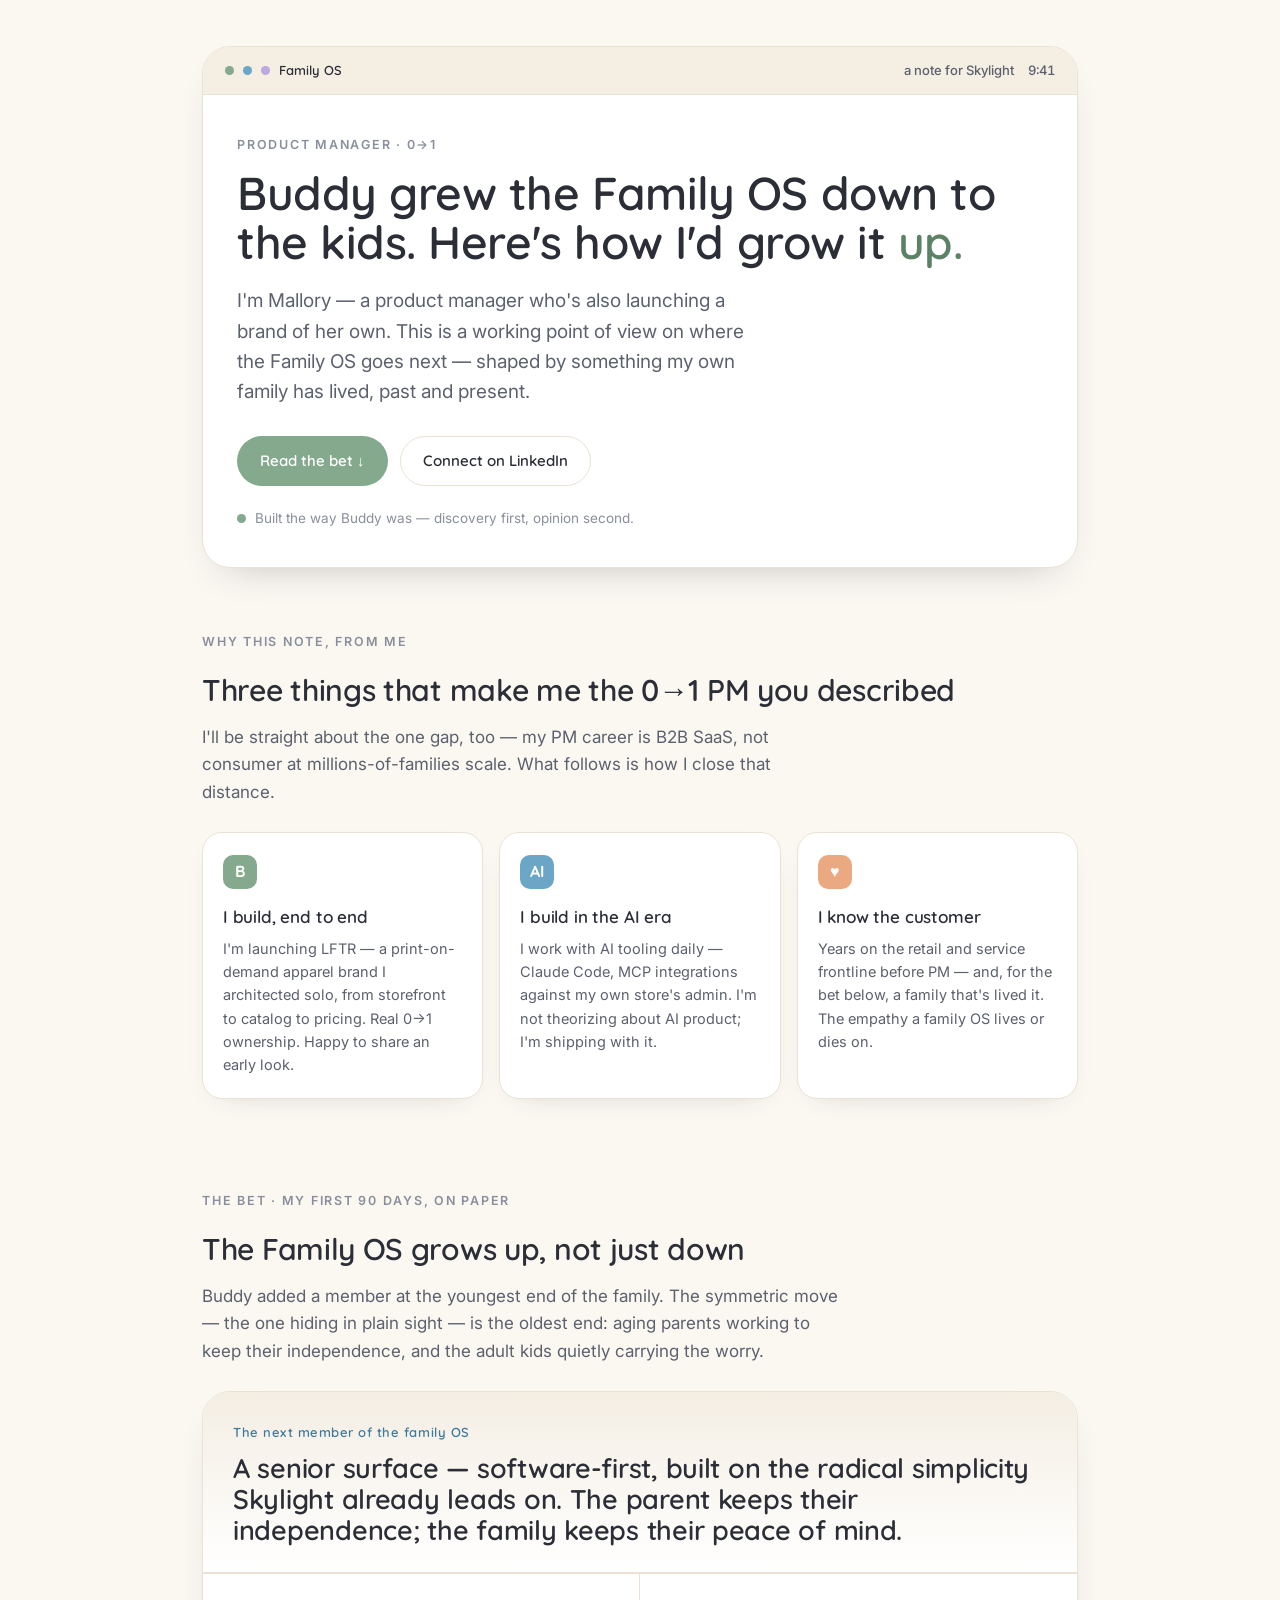
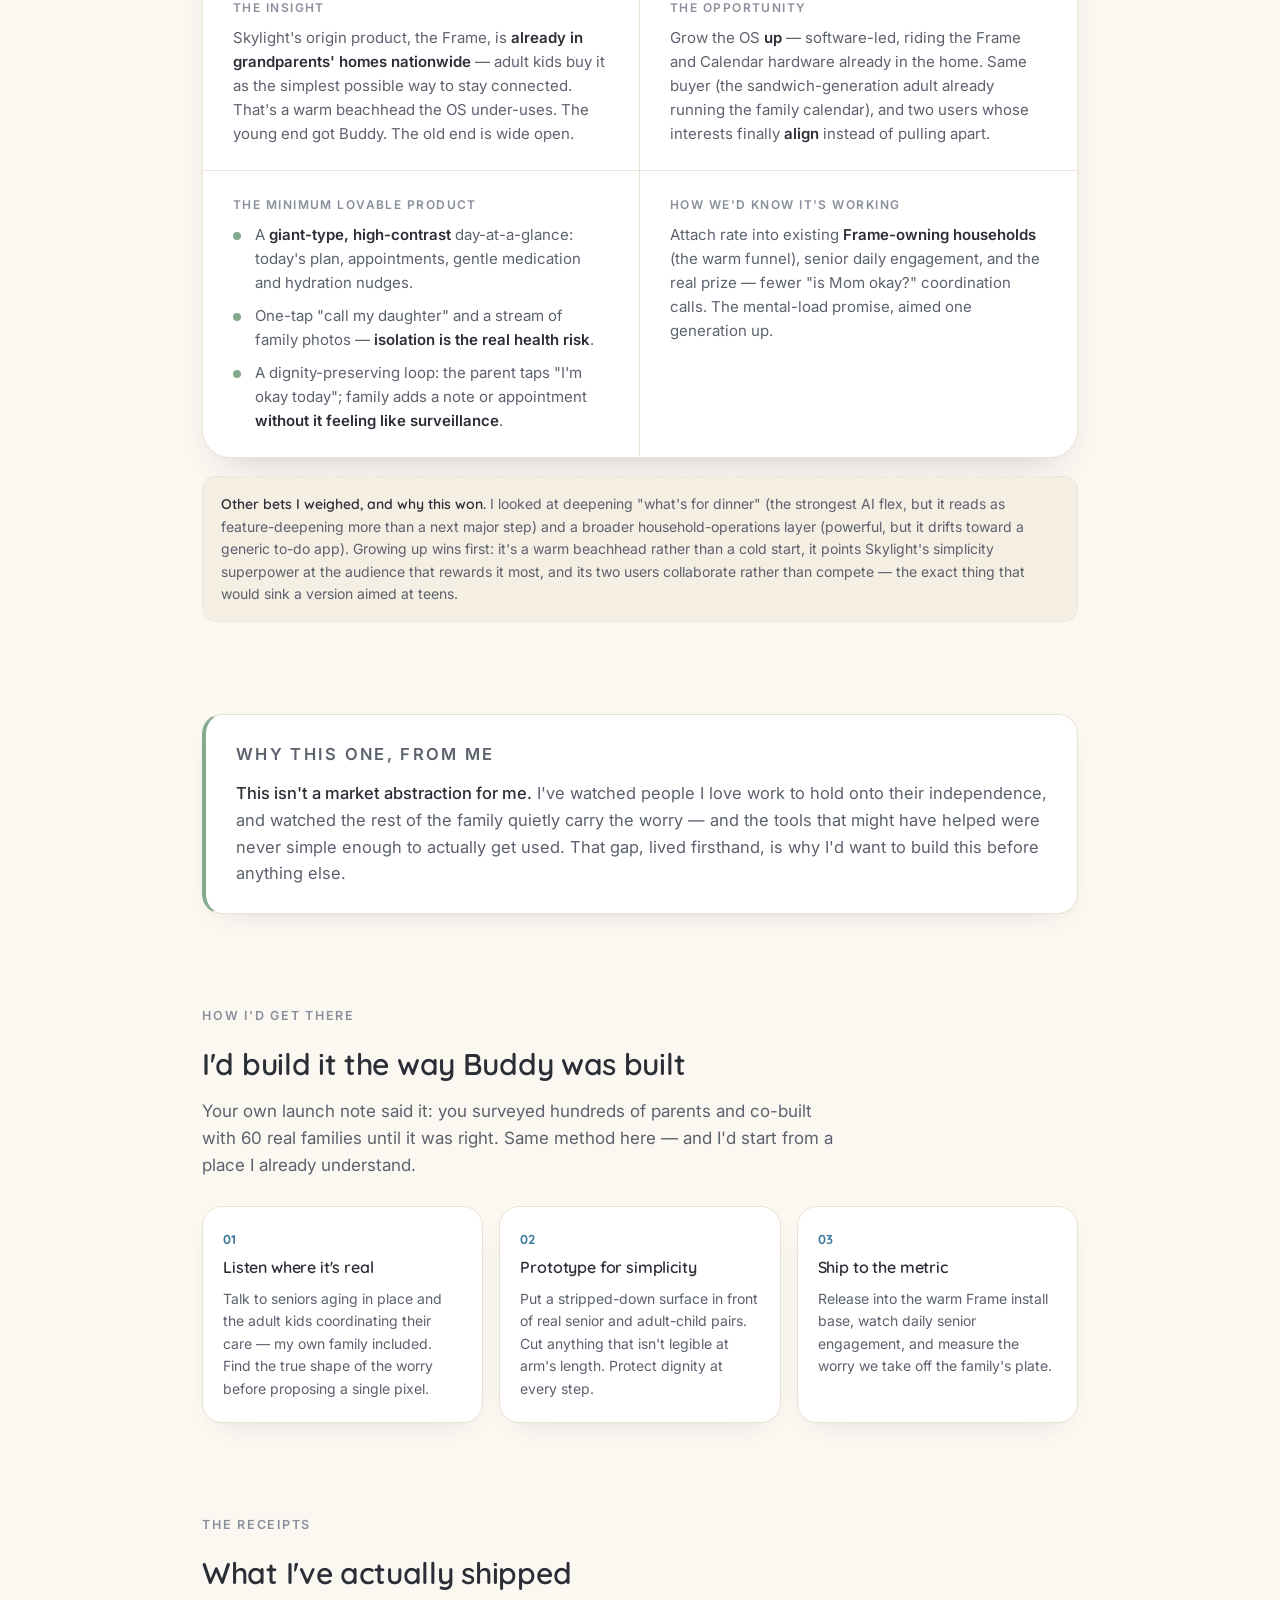
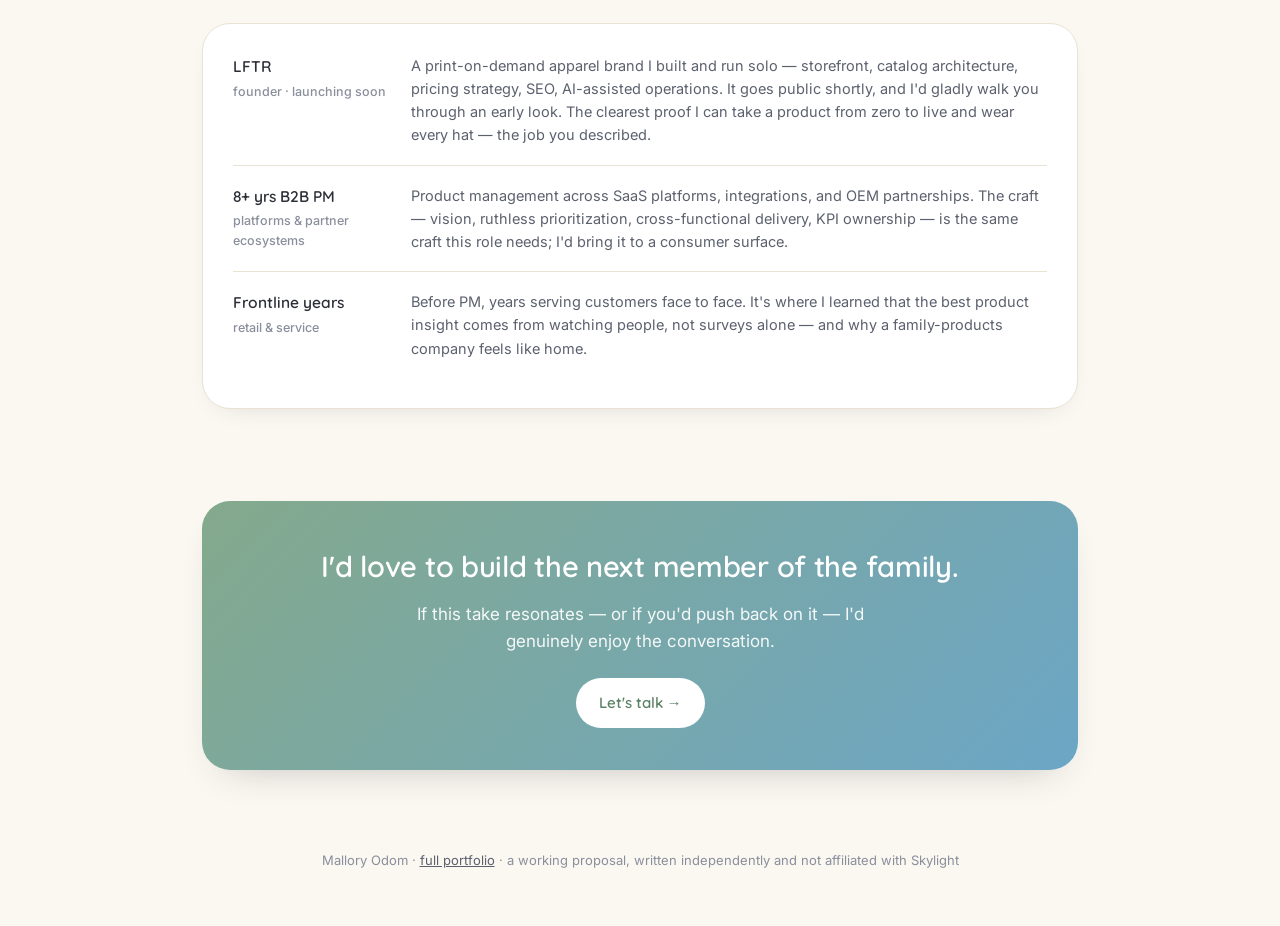
<file: pages/skylight.html>
<!DOCTYPE html>
<html lang="en">
<head>
<meta charset="UTF-8" />
<meta name="viewport" content="width=device-width, initial-scale=1.0" />
<title>Mallory Odom — for Skylight</title>
<link rel="preconnect" href="https://fonts.googleapis.com" />
<link rel="preconnect" href="https://fonts.gstatic.com" crossorigin />
<link href="https://fonts.googleapis.com/css2?family=Quicksand:wght@400;500;600;700&family=Inter:wght@400;500;600&display=swap" rel="stylesheet" />
<style>
  :root{
    --paper:#FBF8F2;
    --paper-2:#F4EEE3;
    --card:#FFFFFF;
    --ink:#2B2E36;
    --ink-soft:#5C616E;
    --ink-faint:#8A8F9C;
    --sage:#84A98C;
    --sage-deep:#5C8266;
    --lagoon:#6CA6C6;
    --lagoon-deep:#3E7A9D;
    --lavender:#BBA9E0;
    --apricot:#EBA982;
    --line:#EAE2D4;
    --shadow:0 18px 40px -24px rgba(43,46,54,.32);
    --shadow-soft:0 10px 28px -20px rgba(43,46,54,.28);
    --r-lg:28px;
    --r-md:20px;
    --r-sm:14px;
    --maxw:920px;
  }
  *{box-sizing:border-box;}
  html{scroll-behavior:smooth;}
  body{
    margin:0;
    background:var(--paper);
    color:var(--ink);
    font-family:"Inter",system-ui,sans-serif;
    font-size:17px;
    line-height:1.6;
    -webkit-font-smoothing:antialiased;
  }
  .wrap{max-width:var(--maxw);margin:0 auto;padding:0 22px;}
  h1,h2,h3{font-family:"Quicksand",sans-serif;font-weight:600;letter-spacing:-.01em;margin:0;}
  p{margin:0 0 1em;}
  a{color:var(--lagoon-deep);}
  .eyebrow{
    font-family:"Inter",sans-serif;font-weight:600;font-size:12.5px;
    letter-spacing:.14em;text-transform:uppercase;color:var(--ink-faint);
    margin:0 0 14px;
  }

  /* ---------- Device-frame hero ---------- */
  header{padding:46px 0 18px;}
  .device{
    background:var(--card);
    border:1px solid var(--line);
    border-radius:var(--r-lg);
    box-shadow:var(--shadow);
    overflow:hidden;
  }
  .statusbar{
    display:flex;align-items:center;justify-content:space-between;
    padding:13px 22px;background:var(--paper-2);
    border-bottom:1px solid var(--line);
    font-size:13px;color:var(--ink-soft);font-weight:500;
  }
  .statusbar .os{display:flex;align-items:center;gap:9px;font-family:"Quicksand";font-weight:600;color:var(--ink);}
  .dot{width:9px;height:9px;border-radius:50%;display:inline-block;}
  .dot.sage{background:var(--sage);}
  .dot.lagoon{background:var(--lagoon);}
  .dot.lav{background:var(--lavender);}
  .statusbar .meta{display:flex;align-items:center;gap:14px;font-variant-numeric:tabular-nums;}
  .screen{padding:40px 34px 38px;}
  .screen h1{font-size:clamp(30px,5.4vw,46px);line-height:1.08;}
  .screen h1 .hl{color:var(--sage-deep);}
  .screen .sub{font-size:clamp(17px,2.4vw,19px);color:var(--ink-soft);max-width:44ch;margin-top:18px;}
  .cta-row{display:flex;flex-wrap:wrap;gap:12px;margin-top:28px;}
  .btn{
    display:inline-flex;align-items:center;gap:8px;
    font-family:"Quicksand";font-weight:600;font-size:15px;
    padding:12px 22px;border-radius:999px;text-decoration:none;
    border:1.5px solid transparent;transition:transform .15s ease, background .15s ease;
  }
  .btn.primary{background:var(--sage);color:#fff;}
  .btn.primary:hover{background:var(--sage-deep);transform:translateY(-1px);}
  .btn.ghost{background:transparent;color:var(--ink);border-color:var(--line);}
  .btn.ghost:hover{border-color:var(--sage);transform:translateY(-1px);}

  .note-from{
    margin-top:22px;font-size:13.5px;color:var(--ink-faint);
    display:flex;align-items:center;gap:9px;
  }

  /* ---------- Sections ---------- */
  section{padding:46px 0;}
  .sec-head{margin-bottom:26px;}
  .sec-head h2{font-size:clamp(23px,3.6vw,30px);}
  .sec-head .lede{color:var(--ink-soft);max-width:58ch;margin-top:10px;}

  /* tile grid for "why me" */
  .tiles{display:grid;grid-template-columns:repeat(3,1fr);gap:16px;}
  .tile{
    background:var(--card);border:1px solid var(--line);border-radius:var(--r-md);
    padding:22px 20px;box-shadow:var(--shadow-soft);
  }
  .tile .chip{
    width:34px;height:34px;border-radius:10px;display:flex;align-items:center;justify-content:center;
    font-family:"Quicksand";font-weight:700;color:#fff;font-size:16px;margin-bottom:14px;
  }
  .tile h3{font-size:17px;margin-bottom:7px;}
  .tile p{font-size:14.5px;color:var(--ink-soft);margin:0;}

  /* the bet */
  .bet{
    background:var(--card);border:1px solid var(--line);border-radius:var(--r-lg);
    box-shadow:var(--shadow);overflow:hidden;
  }
  .bet-top{padding:26px 30px;background:linear-gradient(180deg,var(--paper-2),var(--card));border-bottom:1px solid var(--line);}
  .bet-top .tag{font-family:"Quicksand";font-weight:600;font-size:13px;color:var(--lagoon-deep);letter-spacing:.04em;}
  .bet-top h3{font-size:clamp(21px,3.2vw,27px);margin-top:8px;line-height:1.15;}
  .bet-grid{display:grid;grid-template-columns:1fr 1fr;}
  .bet-cell{padding:24px 30px;border-top:1px solid var(--line);}
  .bet-cell:nth-child(odd){border-right:1px solid var(--line);}
  .bet-cell .k{
    font-family:"Inter";font-weight:600;font-size:12px;letter-spacing:.12em;
    text-transform:uppercase;color:var(--ink-faint);margin-bottom:9px;
  }
  .bet-cell p{font-size:15px;color:var(--ink-soft);margin:0;}
  .bet-cell strong{color:var(--ink);font-weight:600;}
  .mlp-list{margin:0;padding:0;list-style:none;}
  .mlp-list li{font-size:15px;color:var(--ink-soft);padding-left:22px;position:relative;margin-bottom:9px;}
  .mlp-list li:last-child{margin-bottom:0;}
  .mlp-list li::before{content:"";position:absolute;left:0;top:9px;width:8px;height:8px;border-radius:50%;background:var(--sage);}
  .aside{
    margin-top:18px;background:var(--paper-2);border:1px dashed var(--line);
    border-radius:var(--r-sm);padding:16px 18px;font-size:14px;color:var(--ink-soft);
  }
  .aside b{color:var(--ink);font-family:"Quicksand";font-weight:600;}

  /* personal note */
  .personal{
    background:var(--card);border:1px solid var(--line);border-left:4px solid var(--sage);
    border-radius:var(--r-md);padding:26px 30px;box-shadow:var(--shadow-soft);
  }
  .personal .eyebrow{margin-bottom:12px;}
  .personal p{font-size:16.5px;color:var(--ink-soft);margin:0;line-height:1.62;}
  .personal p .em{color:var(--ink);font-weight:500;}

  /* method */
  .method{display:grid;grid-template-columns:repeat(3,1fr);gap:16px;}
  .step{background:var(--card);border:1px solid var(--line);border-radius:var(--r-md);padding:22px 20px;box-shadow:var(--shadow-soft);}
  .step .n{font-family:"Quicksand";font-weight:700;font-size:13px;color:var(--lagoon-deep);}
  .step h3{font-size:16px;margin:6px 0 7px;}
  .step p{font-size:14px;color:var(--ink-soft);margin:0;}

  /* proof */
  .proof{background:var(--card);border:1px solid var(--line);border-radius:var(--r-lg);box-shadow:var(--shadow-soft);padding:30px;}
  .proof-row{display:grid;grid-template-columns:160px 1fr;gap:18px;padding:18px 0;border-top:1px solid var(--line);}
  .proof-row:first-of-type{border-top:none;padding-top:0;}
  .proof-row .label{font-family:"Quicksand";font-weight:600;color:var(--ink);font-size:15.5px;}
  .proof-row .label span{display:block;font-family:"Inter";font-weight:500;font-size:12.5px;color:var(--ink-faint);margin-top:3px;}
  .proof-row p{font-size:14.5px;color:var(--ink-soft);margin:0;}

  /* close */
  .close{
    background:linear-gradient(135deg,var(--sage) 0%,var(--lagoon) 100%);
    border-radius:var(--r-lg);padding:42px 34px;text-align:center;color:#fff;box-shadow:var(--shadow);
  }
  .close h2{color:#fff;font-size:clamp(22px,3.4vw,29px);}
  .close p{color:rgba(255,255,255,.92);max-width:48ch;margin:12px auto 22px;}
  .close .btn.primary{background:#fff;color:var(--sage-deep);}
  .close .btn.primary:hover{background:var(--paper);}

  footer{padding:34px 0 56px;text-align:center;color:var(--ink-faint);font-size:13px;}
  footer a{color:var(--ink-soft);}

  @media (max-width:720px){
    body{font-size:16px;}
    .screen{padding:30px 22px 30px;}
    .tiles{grid-template-columns:1fr;}
    .bet-grid{grid-template-columns:1fr;}
    .bet-cell:nth-child(odd){border-right:none;}
    .method{grid-template-columns:1fr;}
    .proof-row{grid-template-columns:1fr;gap:6px;}
    .statusbar .meta .hide-sm{display:none;}
  }
  @media (prefers-reduced-motion:reduce){
    *{transition:none !important;scroll-behavior:auto;}
  }
</style>
</head>
<body>

<header>
  <div class="wrap">
    <div class="device">
      <div class="statusbar">
        <div class="os">
          <span class="dot sage"></span><span class="dot lagoon"></span><span class="dot lav"></span>
          Family OS
        </div>
        <div class="meta">
          <span class="hide-sm">a note for Skylight</span>
          <span>9:41</span>
        </div>
      </div>
      <div class="screen">
        <p class="eyebrow">Product Manager · 0→1</p>
        <h1>Buddy grew the Family OS down to the kids. Here's how I'd grow it <span class="hl">up.</span></h1>
        <p class="sub">I'm Mallory — a product manager who's also launching a brand of her own. This is a working point of view on where the Family OS goes next — shaped by something my own family has lived, past and present.</p>
        <div class="cta-row">
          <a class="btn primary" href="#bet">Read the bet ↓</a>
          <a class="btn ghost" href="https://www.linkedin.com/in/mallory-odom" target="_blank" rel="noopener">Connect on LinkedIn</a>
        </div>
        <div class="note-from">
          <span class="dot sage"></span> Built the way Buddy was — discovery first, opinion second.
        </div>
      </div>
    </div>
  </div>
</header>

<section id="why">
  <div class="wrap">
    <div class="sec-head">
      <p class="eyebrow">Why this note, from me</p>
      <h2>Three things that make me the 0→1 PM you described</h2>
      <p class="lede">I'll be straight about the one gap, too — my PM career is B2B SaaS, not consumer at millions-of-families scale. What follows is how I close that distance.</p>
    </div>
    <div class="tiles">
      <div class="tile">
        <div class="chip" style="background:var(--sage)">B</div>
        <h3>I build, end to end</h3>
        <p>I'm launching LFTR — a print-on-demand apparel brand I architected solo, from storefront to catalog to pricing. Real 0→1 ownership. Happy to share an early look.</p>
      </div>
      <div class="tile">
        <div class="chip" style="background:var(--lagoon)">AI</div>
        <h3>I build in the AI era</h3>
        <p>I work with AI tooling daily — Claude Code, MCP integrations against my own store's admin. I'm not theorizing about AI product; I'm shipping with it.</p>
      </div>
      <div class="tile">
        <div class="chip" style="background:var(--apricot)">♥</div>
        <h3>I know the customer</h3>
        <p>Years on the retail and service frontline before PM — and, for the bet below, a family that's lived it. The empathy a family OS lives or dies on.</p>
      </div>
    </div>
  </div>
</section>

<section id="bet">
  <div class="wrap">
    <div class="sec-head">
      <p class="eyebrow">The bet · my first 90 days, on paper</p>
      <h2>The Family OS grows up, not just down</h2>
      <p class="lede">Buddy added a member at the youngest end of the family. The symmetric move — the one hiding in plain sight — is the oldest end: aging parents working to keep their independence, and the adult kids quietly carrying the worry.</p>
    </div>

    <div class="bet">
      <div class="bet-top">
        <span class="tag">The next member of the family OS</span>
        <h3>A senior surface — software-first, built on the radical simplicity Skylight already leads on. The parent keeps their independence; the family keeps their peace of mind.</h3>
      </div>
      <div class="bet-grid">
        <div class="bet-cell">
          <div class="k">The insight</div>
          <p>Skylight's origin product, the Frame, is <strong>already in grandparents' homes nationwide</strong> — adult kids buy it as the simplest possible way to stay connected. That's a warm beachhead the OS under-uses. The young end got Buddy. The old end is wide open.</p>
        </div>
        <div class="bet-cell">
          <div class="k">The opportunity</div>
          <p>Grow the OS <strong>up</strong> — software-led, riding the Frame and Calendar hardware already in the home. Same buyer (the sandwich-generation adult already running the family calendar), and two users whose interests finally <strong>align</strong> instead of pulling apart.</p>
        </div>
        <div class="bet-cell">
          <div class="k">The minimum lovable product</div>
          <ul class="mlp-list">
            <li>A <strong>giant-type, high-contrast</strong> day-at-a-glance: today's plan, appointments, gentle medication and hydration nudges.</li>
            <li>One-tap "call my daughter" and a stream of family photos — <strong>isolation is the real health risk</strong>.</li>
            <li>A dignity-preserving loop: the parent taps "I'm okay today"; family adds a note or appointment <strong>without it feeling like surveillance</strong>.</li>
          </ul>
        </div>
        <div class="bet-cell">
          <div class="k">How we'd know it's working</div>
          <p>Attach rate into existing <strong>Frame-owning households</strong> (the warm funnel), senior daily engagement, and the real prize — fewer "is Mom okay?" coordination calls. The mental-load promise, aimed one generation up.</p>
        </div>
      </div>
    </div>

    <div class="aside">
      <b>Other bets I weighed, and why this won.</b> I looked at deepening "what's for dinner" (the strongest AI flex, but it reads as feature-deepening more than a next major step) and a broader household-operations layer (powerful, but it drifts toward a generic to-do app). Growing up wins first: it's a warm beachhead rather than a cold start, it points Skylight's simplicity superpower at the audience that rewards it most, and its two users collaborate rather than compete — the exact thing that would sink a version aimed at teens.
    </div>
  </div>
</section>

<section id="personal">
  <div class="wrap">
    <div class="personal">
      <p class="eyebrow">Why this one, from me</p>
      <p><span class="em">This isn't a market abstraction for me.</span> I've watched people I love work to hold onto their independence, and watched the rest of the family quietly carry the worry — and the tools that might have helped were never simple enough to actually get used. That gap, lived firsthand, is why I'd want to build this before anything else.</p>
    </div>
  </div>
</section>

<section id="method">
  <div class="wrap">
    <div class="sec-head">
      <p class="eyebrow">How I'd get there</p>
      <h2>I'd build it the way Buddy was built</h2>
      <p class="lede">Your own launch note said it: you surveyed hundreds of parents and co-built with 60 real families until it was right. Same method here — and I'd start from a place I already understand.</p>
    </div>
    <div class="method">
      <div class="step">
        <div class="n">01</div>
        <h3>Listen where it's real</h3>
        <p>Talk to seniors aging in place and the adult kids coordinating their care — my own family included. Find the true shape of the worry before proposing a single pixel.</p>
      </div>
      <div class="step">
        <div class="n">02</div>
        <h3>Prototype for simplicity</h3>
        <p>Put a stripped-down surface in front of real senior and adult-child pairs. Cut anything that isn't legible at arm's length. Protect dignity at every step.</p>
      </div>
      <div class="step">
        <div class="n">03</div>
        <h3>Ship to the metric</h3>
        <p>Release into the warm Frame install base, watch daily senior engagement, and measure the worry we take off the family's plate.</p>
      </div>
    </div>
  </div>
</section>

<section id="proof">
  <div class="wrap">
    <div class="sec-head">
      <p class="eyebrow">The receipts</p>
      <h2>What I've actually shipped</h2>
    </div>
    <div class="proof">
      <div class="proof-row">
        <div class="label">LFTR<span>founder · launching soon</span></div>
        <p>A print-on-demand apparel brand I built and run solo — storefront, catalog architecture, pricing strategy, SEO, AI-assisted operations. It goes public shortly, and I'd gladly walk you through an early look. The clearest proof I can take a product from zero to live and wear every hat — the job you described.</p>
      </div>
      <div class="proof-row">
        <div class="label">8+ yrs B2B PM<span>platforms &amp; partner ecosystems</span></div>
        <p>Product management across SaaS platforms, integrations, and OEM partnerships. The craft — vision, ruthless prioritization, cross-functional delivery, KPI ownership — is the same craft this role needs; I'd bring it to a consumer surface.</p>
      </div>
      <div class="proof-row">
        <div class="label">Frontline years<span>retail &amp; service</span></div>
        <p>Before PM, years serving customers face to face. It's where I learned that the best product insight comes from watching people, not surveys alone — and why a family-products company feels like home.</p>
      </div>
    </div>
  </div>
</section>

<section id="close">
  <div class="wrap">
    <div class="close">
      <h2>I'd love to build the next member of the family.</h2>
      <p>If this take resonates — or if you'd push back on it — I'd genuinely enjoy the conversation.</p>
      <a class="btn primary" href="https://www.linkedin.com/in/mallory-odom" target="_blank" rel="noopener">Let's talk →</a>
    </div>
  </div>
</section>

<footer>
  <div class="wrap">
    Mallory Odom · <a href="https://modom1123.github.io/portfolio/">full portfolio</a> · a working proposal, written independently and not affiliated with Skylight
  </div>
</footer>

</body>
</html>
</file>
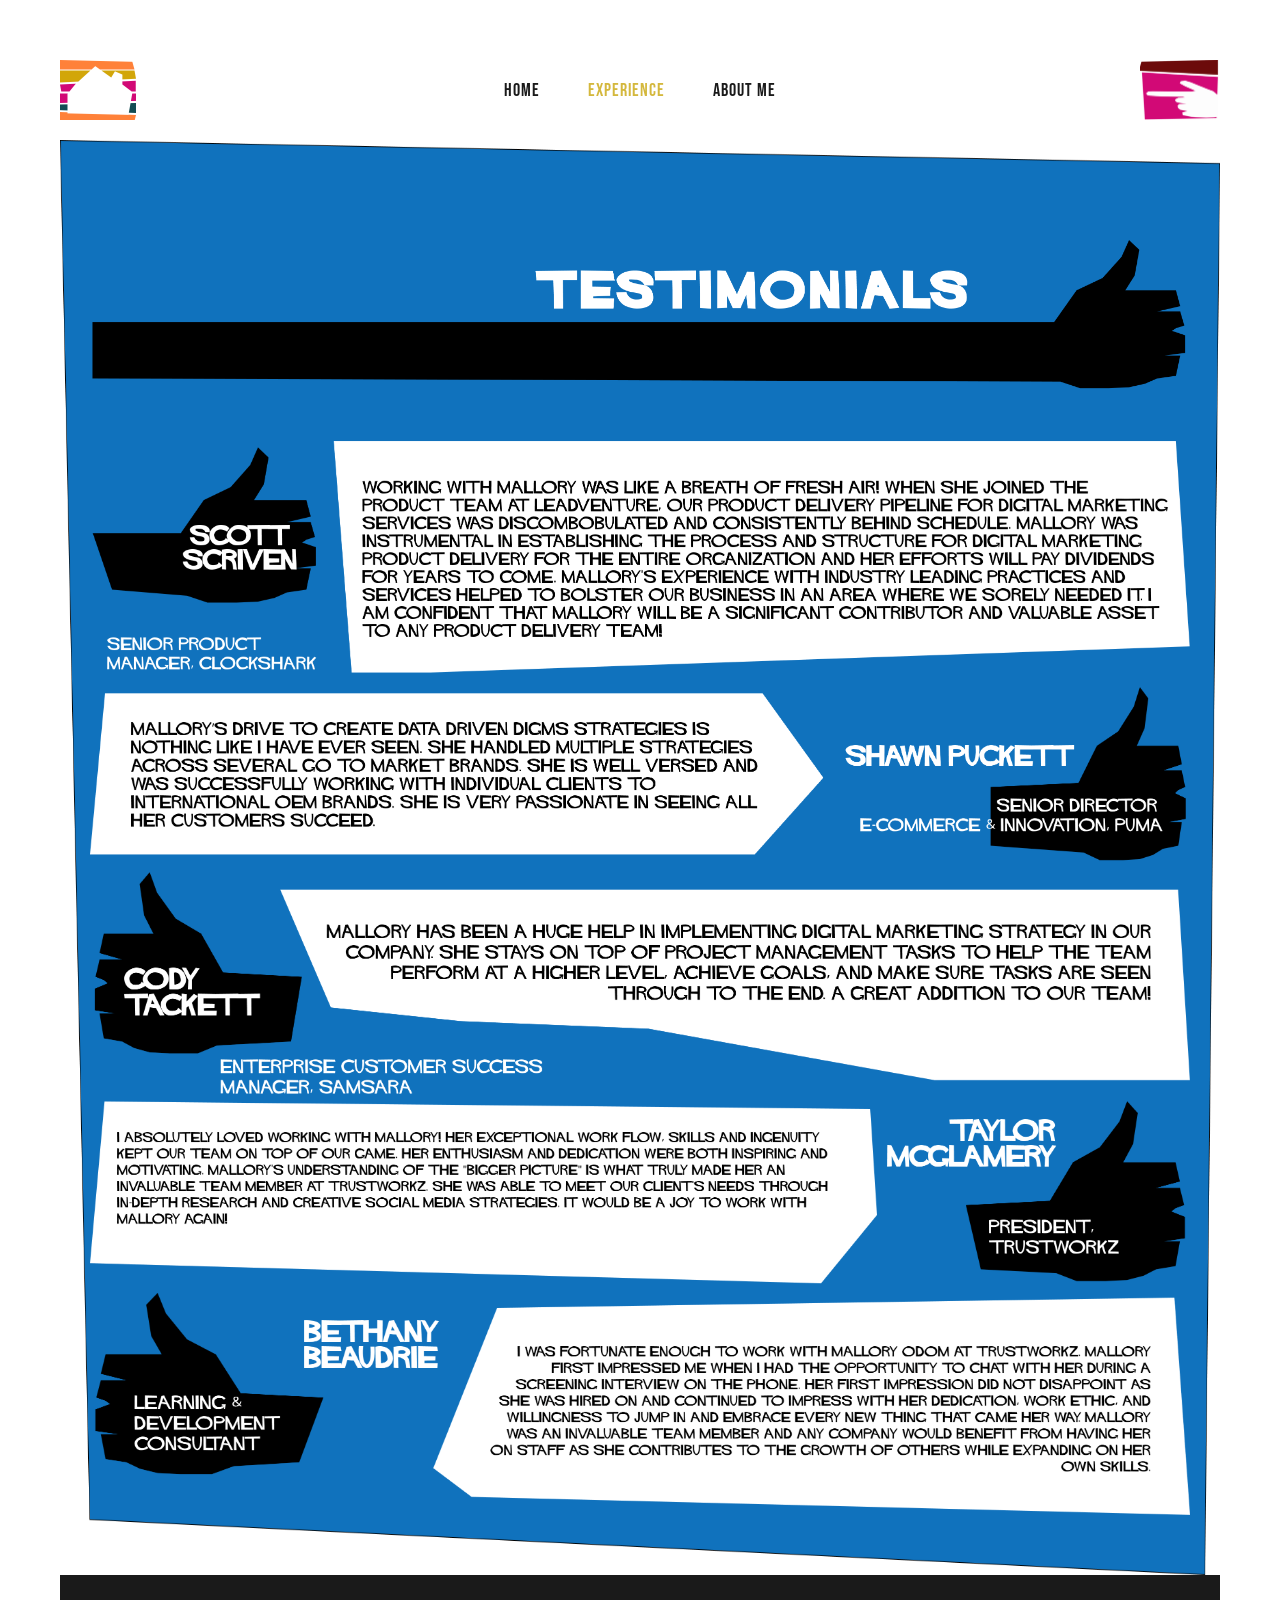
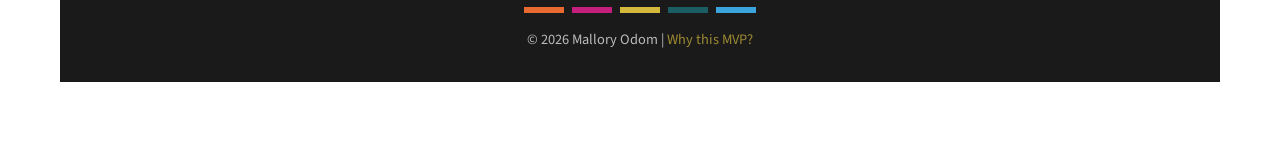
<file: pages/testimonials.html>
<!DOCTYPE html>
<html lang="en">
<head>
    <meta charset="UTF-8">
    <meta name="viewport" content="width=device-width, initial-scale=1.0">
    <title>Testimonials | Mallory Odom</title>
    <link href="https://fonts.googleapis.com/css2?family=Bebas+Neue&family=Source+Sans+Pro:wght@400;600;700&display=swap" rel="stylesheet">
    <link rel="stylesheet" href="../styles.css">
</head>
<body>

    <!-- ROW 1: Home + Nav + Back -->
    <div class="row-1">
        <a href="../index.html" class="img-block no-hover clickable">
            <img src="../images/row1-home.png" class="default" alt="Home">
        </a>
        <nav>
            <ul class="nav-links">
                <li><a href="../index.html">HOME</a></li>
                <li class="dropdown">
                    <a href="#" class="active">EXPERIENCE</a>
                    <ul class="dropdown-menu">
                        <li><a href="resume.html">RESUME</a></li>
                        <li><a href="testimonials.html">TESTIMONIALS</a></li>
                    </ul>
                </li>
                <li><a href="aboutme.html">ABOUT ME</a></li>
            </ul>
        </nav>
        <a href="javascript:history.back()" class="img-block no-hover clickable">
            <img src="../images/row1-back.png" class="default" alt="Back">
        </a>
    </div>

    <!-- TESTIMONIALS -->
    <div class="testimonials-page">

        <div class="testimonials-header">
            <img src="../images/testimonials-header.png" alt="Testimonials">
        </div>

        <a href="https://www.linkedin.com/in/malloryodom/details/recommendations/?detailScreenTabIndex=0"
           target="_blank" rel="noopener noreferrer" class="case-study-section">
            <img src="../images/testimonial-scott.png" class="default" alt="Scott Scriven, Senior Product Manager at ClockShark">
            <img src="../images/testimonial-scott-hover.png" class="hover" alt="Scott Scriven — view on LinkedIn">
        </a>

        <a href="https://www.linkedin.com/in/malloryodom/details/recommendations/?detailScreenTabIndex=0"
           target="_blank" rel="noopener noreferrer" class="case-study-section">
            <img src="../images/testimonial-shawn.png" class="default" alt="Shawn Puckett, Senior Director E-Commerce & Innovation at PUMA">
            <img src="../images/testimonial-shawn-hover.png" class="hover" alt="Shawn Puckett — view on LinkedIn">
        </a>

        <a href="https://www.linkedin.com/in/malloryodom/details/recommendations/?detailScreenTabIndex=0"
           target="_blank" rel="noopener noreferrer" class="case-study-section">
            <img src="../images/testimonial-cody.png" class="default" alt="Cody Tackett, Enterprise Customer Success Manager at Samsara">
            <img src="../images/testimonial-cody-hover.png" class="hover" alt="Cody Tackett — view on LinkedIn">
        </a>

        <a href="https://www.linkedin.com/in/malloryodom/details/recommendations/?detailScreenTabIndex=0"
           target="_blank" rel="noopener noreferrer" class="case-study-section">
            <img src="../images/testimonial-taylor.png" class="default" alt="Taylor McClamery, President at TrustWorkz">
            <img src="../images/testimonial-taylor-hover.png" class="hover" alt="Taylor McClamery — view on LinkedIn">
        </a>

        <a href="https://www.linkedin.com/in/malloryodom/details/recommendations/?detailScreenTabIndex=0"
           target="_blank" rel="noopener noreferrer" class="case-study-section">
            <img src="../images/testimonial-bethany.png" class="default" alt="Bethany Beaudrie, Learning & Development Consultant">
            <img src="../images/testimonial-bethany-hover.png" class="hover" alt="Bethany Beaudrie — view on LinkedIn">
        </a>

    </div>

    <!-- FOOTER -->
    <footer>
        <div class="footer-stripes">
            <div class="stripe s1"></div>
            <div class="stripe s2"></div>
            <div class="stripe s3"></div>
            <div class="stripe s4"></div>
            <div class="stripe s5"></div>
        </div>
 <p>© 2026 Mallory Odom | <a href="whythismvp.html">Why this MVP?</a></p>
    </footer>

    <script src="../app.js"></script>
</body>
</html>
</file>
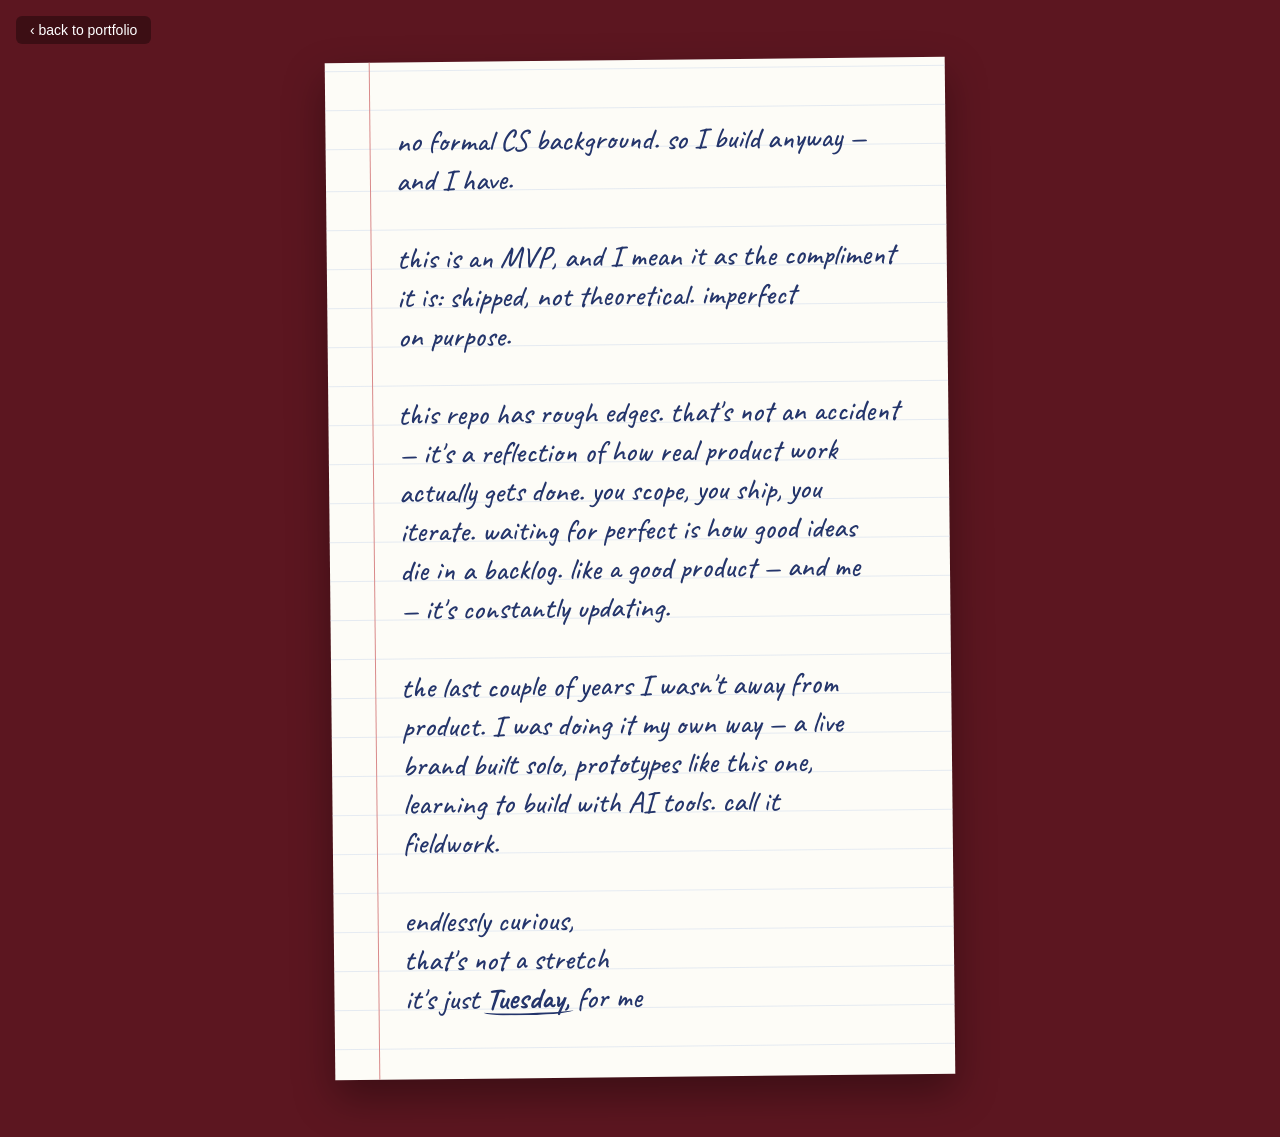
<file: pages/whythismvp.html>
<!DOCTYPE html>
<html lang="en">
<head>
<meta charset="UTF-8">
<title>Why this MVP? — Mallory Odom</title>
<link href="https://fonts.googleapis.com/css2?family=Caveat:wght@500;700&display=swap" rel="stylesheet">
<link rel="stylesheet" href="../styles.css">
</head>
<body class="mvp-page">
<a href="../index.html" class="mvp-back-link">‹ back to portfolio</a>
<div class="mvp-paper">
  <div class="mvp-ink">
    <p>no formal CS background. so I build anyway —</p>
    <p>and I have.</p>
    <p>&nbsp;</p>
    <p>this is an MVP, and I mean it as the compliment</p>
    <p>it is: shipped, not theoretical. imperfect</p>
    <p>on purpose.</p>
    <p>&nbsp;</p>
    <p>this repo has rough edges. that's not an accident</p>
    <p>— it's a reflection of how real product work</p>
    <p>actually gets done. you scope, you ship, you</p>
    <p>iterate. waiting for perfect is how good ideas</p>
    <p>die in a backlog. like a good product — and me</p>
    <p>— it's constantly updating.</p>
    <p>&nbsp;</p>
    <p>the last couple of years I wasn't away from</p>
    <p>product. I was doing it my own way — a live</p>
    <p>brand built solo, prototypes like this one,</p>
    <p>learning to build with AI tools. call it</p>
    <p>fieldwork.</p>
    <p>&nbsp;</p>
    <p>endlessly curious, </p>
    <p>that's not a stretch</p>
    <p>it's just <span class="emphasis">Tuesday,</span> for me </p>
  </div>
</div>
</body>
</html>
</file>
<file: styles.css>
/* ============================================
   RESET & BASE
   ============================================ */
* {
    margin: 0;
    padding: 0;
    box-sizing: border-box;
}

body {
    font-family: 'Source Sans Pro', sans-serif;
    background: #FFFFFF;
    padding: 60px;
}

/* ============================================
   ROW 1: Home + Nav + Back
   ============================================ */
.row-1 {
    display: grid;
    grid-template-columns: 80px 1fr 80px;
    height: 60px;
    background: transparent;
    overflow: visible;
    margin-bottom: 20px;
    position: relative;
    z-index: 100;
}

.row-1 > .img-block {
    width: 80px;
    height: 60px;
    overflow: visible;
    position: static;
}

.row-1 > .img-block .default {
    width: 100%;
    height: 100%;
    object-fit: cover;
}

.row-1 > .img-block:first-child .hover {
    position: absolute;
    top: 0;
    left: 0;
    width: 100%;
    height: 100%;
    object-fit: cover;
    pointer-events: none;
    z-index: 1;
}

.row-1 > .img-block:last-child {
    overflow: hidden;
    position: relative;
}

/* ============================================
   NAVIGATION
   ============================================ */
nav {
    display: flex;
    align-items: center;
    justify-content: center;
}

.nav-links {
    display: flex;
    gap: 2rem;
    list-style: none;
    margin: 0;
    padding: 0;
}

.nav-links > li {
    position: relative;
}

.nav-links > li > a {
    font-family: 'Bebas Neue', sans-serif;
    font-size: 1.1rem;
    color: #1A1A1A;
    text-decoration: none;
    letter-spacing: 1px;
    padding: 0.5rem;
    display: block;
    transition: color 0.3s;
}

.nav-links > li > a:hover {
    color: #D4B83D;
}

.nav-links > li > a.active {
    color: #D4B83D;
}

/* ============================================
   DROPDOWN MENU
   ============================================ */
.dropdown {
    position: relative;
}

.dropdown-menu {
    display: none;
    position: absolute;
    top: 100%;
    left: 50%;
    transform: translateX(-50%);
    background-color: #FFFFFF;
    list-style: none;
    margin: 0;
    padding: 0;
    min-width: 160px;
    z-index: 1000;
    border-top: 3px solid #D4B83D;
    box-shadow: 0 4px 12px rgba(0, 0, 0, 0.15);
}

.dropdown-menu li {
    margin: 0;
    padding: 0;
    list-style: none;
}

.dropdown-menu li a {
    display: block;
    padding: 12px 20px;
    font-family: 'Bebas Neue', sans-serif;
    font-size: 1rem;
    color: #1A1A1A;
    text-decoration: none;
    text-align: center;
    white-space: nowrap;
    background-color: #FFFFFF;
}

.dropdown-menu li a:hover {
    background-color: #F5F0E8;
    color: #D4B83D;
}

.dropdown:hover .dropdown-menu {
    display: block;
}

/* ============================================
   ROW 2: Tagline + Crayons
   ============================================ */
.row-2 {
    line-height: 0;
}

.row-2 .img-block {
    width: 100%;
}

.row-2 .img-block img {
    width: 100%;
    height: auto;
    display: block;
}

/* ============================================
   ROW 3: Click Here
   ============================================ */
.row-3 {
    display: grid;
    grid-template-columns: 1fr 3fr;
}

.row-3 .img-block img {
    width: 100%;
    height: 100%;
    object-fit: cover;
}

/* ============================================
   ROW 4: Sky
   ============================================ */
.row-4 {
    line-height: 0;
}

.row-4 .img-block {
    width: 100%;
    height: auto;
}

.row-4 .img-block img {
    width: 100%;
    height: auto;
    display: block;
}

.row-4 .img-block .hover {
    position: absolute;
    top: 0;
    left: 0;
    width: 100%;
    height: 100%;
    opacity: 0;
    transition: opacity 0.3s;
}

/* ============================================
   ROW 5: Category Cards
   ============================================ */
.row-5 {
    display: grid;
    grid-template-columns: 420fr 320fr 280fr 260fr;
    gap: 0;
}

.row-5 .img-block {
    min-width: 0;
}

.row-5 .img-block img {
    width: 100%;
    height: auto;
    display: block;
}

.row-5 .img-block .hover {
    position: absolute;
    top: 0;
    left: 0;
    width: 100%;
    height: 100%;
    opacity: 0;
    transition: opacity 0.3s;
}

/* ============================================
   ROW 6: Blank Spacer
   ============================================ */
.row-6 {
    height: 50px;
    background: #FFFFFF;
}

/* ============================================
   ABOUT ME PAGE
   ============================================ */
.about-banner {
    line-height: 0;
    width: 100%;
}

.about-banner img {
    width: 100%;
    height: auto;
    display: block;
}

.about-strengths-row {
    display: grid;
    grid-template-columns: 908.54fr 555fr;
}

.about-strengths-row > * {
    min-width: 0;
}

.about-strengths-row img {
    width: 100%;
    height: auto;
    display: block;
}

.about-cards {
    display: grid;
    grid-template-columns: 484fr 599fr 389fr;
}

.about-cards > * {
    min-width: 0;
}

.about-cards img,
.about-cards .img-block {
    width: 100%;
    height: auto;
    display: block;
}

/* ============================================
   IMAGE BLOCKS
   ============================================ */
.img-block {
    position: relative;
    overflow: hidden;
    display: block;
    line-height: 0;
}

.img-block img {
    width: 100%;
    height: auto;
    display: block;
}

.img-block .hover {
    position: absolute;
    top: 0;
    left: 0;
    width: 100%;
    height: 100%;
    opacity: 0;
    transition: opacity 0.3s;
}

.img-block:hover .default {
    opacity: 0;
}

.img-block:hover .hover {
    opacity: 1;
}

.clickable {
    cursor: pointer;
}

/* ============================================
   FULL PAGE IMAGE
   ============================================ */
.page-image {
    width: 100%;
}

.page-image img {
    width: 100%;
    display: block;
}

/* ============================================
   FOOTER
   ============================================ */
footer {
    background: #1A1A1A;
    padding: 2rem;
    text-align: center;
}

.footer-stripes {
    display: flex;
    justify-content: center;
    gap: 8px;
    margin-bottom: 1rem;
}

.stripe {
    width: 40px;
    height: 6px;
}

.s1 { background: #E86A33; }
.s2 { background: #C41E7F; }
.s3 { background: #D4B83D; }
.s4 { background: #1A5E63; }
.s5 { background: #3BA4DC; }

footer p {
    color: white;
    opacity: 0.7;
    font-size: 0.9rem;
}

footer a {
    color: #D4B83D;
    text-decoration: none;
}

footer a:hover {
    text-decoration: underline;
}

/* ============================================
   RESUME PAGE
   ============================================ */
.resume-page {
    position: relative;
    width: 100%;
    padding: 40px 0;
    background-image: url('images/resume-background.png');
    background-size: 100% 100%;
    background-position: top center;
    background-repeat: no-repeat;
}

.resume-content {
    position: relative;
    z-index: 1;
    max-width: 800px;
    margin: 0 auto;
    padding: 40px;
    background: #FFFFFF;
    box-shadow: 0 4px 20px rgba(0, 0, 0, 0.15);
}

.resume-section {
    line-height: 0;
    display: block;
}

.resume-section img {
    width: 100%;
    height: auto;
    display: block;
}

.resume-link {
    position: relative;
    display: block;
    cursor: pointer;
    overflow: hidden;
}

.resume-link .default {
    width: 100%;
    height: auto;
    display: block;
    transition: opacity 0.3s ease;
}

.resume-link .hover {
    position: absolute;
    top: 0;
    left: 0;
    width: 100%;
    height: 100%;
    object-fit: cover;
    opacity: 0;
    transition: opacity 0.3s ease;
}

.resume-link:hover .default {
    opacity: 0;
}

.resume-link:hover .hover {
    opacity: 1;
}

/* ============================================
   RESUME GRID ROWS
   ============================================ */
.resume-grid-item {
    position: relative;
    display: block;
    overflow: hidden;
    line-height: 0;
}

.resume-grid-item img {
    width: 100%;
    height: 100%;
    object-fit: cover;
    display: block;
}

.resume-grid-item .hover {
    position: absolute;
    top: 0;
    left: 0;
    width: 100%;
    height: 100%;
    opacity: 0;
    transition: opacity 0.3s ease;
}

.resume-grid-item:hover .default {
    opacity: 0;
}

.resume-grid-item:hover .hover {
    opacity: 1;
}

/* ============================================
   RESUME DOWNLOAD BUTTON
   ============================================ */
.resume-download {
    text-align: center;
    padding: 30px 0;
}

.resume-download a {
    font-family: 'Bebas Neue', sans-serif;
    font-size: 1.2rem;
    letter-spacing: 2px;
    color: #FFFFFF;
    background-color: #1A5E63;
    padding: 14px 40px;
    text-decoration: none;
    display: inline-block;
    transition: background-color 0.3s ease;
}

.resume-download a:hover {
    background-color: #E86A33;
}

/* ============================================
   CASE STUDY PAGES
   ============================================ */
.case-study-page {
    width: 100%;
    max-width: 100%;
    overflow: hidden;
}

.case-study-section {
    line-height: 0;
    width: 100%;
    max-width: 1100px;
    margin: 0 auto;
    padding: 0;
    box-sizing: border-box;
    position: relative;
    display: block;
    overflow: hidden;
}

.case-study-section img {
    width: 100%;
    height: auto;
    display: block;
}

.case-study-section > img.default {
    width: 100%;
    height: auto;
    display: block;
}

.case-study-section > img.hover {
    position: absolute;
    top: 0;
    left: 0;
    width: 100%;
    height: auto;
    opacity: 0;
    transition: opacity 0.3s ease;
}

.case-study-section:hover > img.default {
    opacity: 0;
}

.case-study-section:hover > img.hover {
    opacity: 1;
}

.case-study-section:last-of-type {
    padding-bottom: 60px;
}

/* ============================================
   PREVENT HORIZONTAL OVERFLOW
   ============================================ */
html, body {
    max-width: 100%;
    overflow-x: hidden;
}

/* ============================================
   TESTIMONIALS PAGE
   ============================================ */
.testimonials-page {
    background-image: url('images/testimonials-background.png');
    background-size: 100% 100%;
    background-position: top center;
    background-repeat: no-repeat;
    width: 100%;
    padding-top: 60px;
}

.testimonials-header {
    width: 100%;
    max-width: 1100px;
    margin: 0 auto 20px;
    line-height: 0;
}

.testimonials-header img {
    width: 100%;
    height: auto;
    display: block;
}

.no-hover:hover .default {
    opacity: 1;
}

.no-hover.resume-link:hover .default {
    opacity: 1;
}

/* ============================================
   WHY THIS MVP PAGE
   ============================================ */
.mvp-page {
    min-height: 100vh;
    background: #5c1620;
    display: flex;
    align-items: center;
    justify-content: center;
    padding: 60px 20px;
}

.mvp-back-link {
    position: fixed;
    top: 16px;
    left: 16px;
    font-size: 14px;
    color: #fff;
    background: rgba(0, 0, 0, 0.35);
    padding: 6px 14px;
    border-radius: 6px;
    text-decoration: none;
    z-index: 10;
}

.mvp-back-link:hover {
    background: rgba(0, 0, 0, 0.55);
}

.mvp-paper {
    position: relative;
    width: 100%;
    max-width: 620px;
    background: #fdfcf7;
    padding: 60px 40px 60px 70px;
    box-shadow: 0 18px 40px rgba(0, 0, 0, 0.35);
    transform: rotate(-0.6deg);
    background-image:
        repeating-linear-gradient(
            to bottom,
            transparent,
            transparent 38px,
            #cdd9ec 39px
        );
    background-position: 0 90px;
    animation: mvp-settle 0.6s ease-out;
}

.mvp-paper::before {
    content: "";
    position: absolute;
    top: 0;
    bottom: 0;
    left: 44px;
    width: 1px;
    background: #d98a8a;
}

@keyframes mvp-settle {
    from { opacity: 0; transform: rotate(-0.6deg) translateY(10px); }
    to   { opacity: 1; transform: rotate(-0.6deg) translateY(0); }
}

.mvp-ink {
    font-family: 'Caveat', cursive;
    font-size: 30px;
    line-height: 39px;
    color: #24356b;
    font-weight: 500;
}

.mvp-ink p {
    margin: 0;
}

.mvp-ink .emphasis {
    font-weight: 700;
    position: relative;
}

.mvp-ink .emphasis::after {
    content: "";
    position: absolute;
    left: -2px;
    right: -4px;
    bottom: 2px;
    height: 6px;
    border-bottom: 2px solid #24356b;
    border-radius: 50%;
    transform: rotate(-1deg);
}

/* ============================================
   MOBILE TAP PREVIEW FOR RESUME LINKS
   ============================================ */
.resume-link.tapped .default {
    opacity: 0;
}

.resume-link.tapped .hover {
    opacity: 1;
}

/* ============================================
   MOBILE RESPONSIVE
   ============================================ */
@media (max-width: 430px) {

    body {
        padding: 16px;
    }

    .row-1 {
        grid-template-columns: 60px 1fr 60px;
        height: auto;
        min-height: 50px;
        margin-bottom: 12px;
        align-items: center;
    }

    .row-1 > .img-block {
        width: 60px;
        height: 50px;
    }

    .row-1 > nav {
        overflow: visible;
    }

    .nav-links {
        gap: 0.8rem;
    }

    .nav-links > li > a {
        font-size: 0.85rem;
        padding: 0.3rem;
        letter-spacing: 0;
    }

    .row-3 {
        grid-template-columns: 1fr;
        gap: 0;
    }

    .row-5 {
        grid-template-columns: 1fr 1fr;
        gap: 0;
    }

    .row-6 {
        height: 0;
    }

    .about-strengths-row {
        grid-template-columns: 1fr;
    }

    .about-cards {
        grid-template-columns: 1fr;
    }

    .resume-content {
        padding: 16px;
        box-shadow: none;
    }

    .resume-page {
        padding: 8px 0;
    }

    .case-study-section {
        max-width: 100%;
    }

    .testimonials-page {
        padding-top: 8px;
    }

    .mvp-paper {
        padding: 40px 20px 40px 44px;
    }

    .mvp-ink {
        font-size: 22px;
        line-height: 32px;
    }

    .resume-download {
        padding: 16px 0;
    }

    .demo-wrap {
        max-width: 100%;
        padding: 0;
    }

}
</file>
